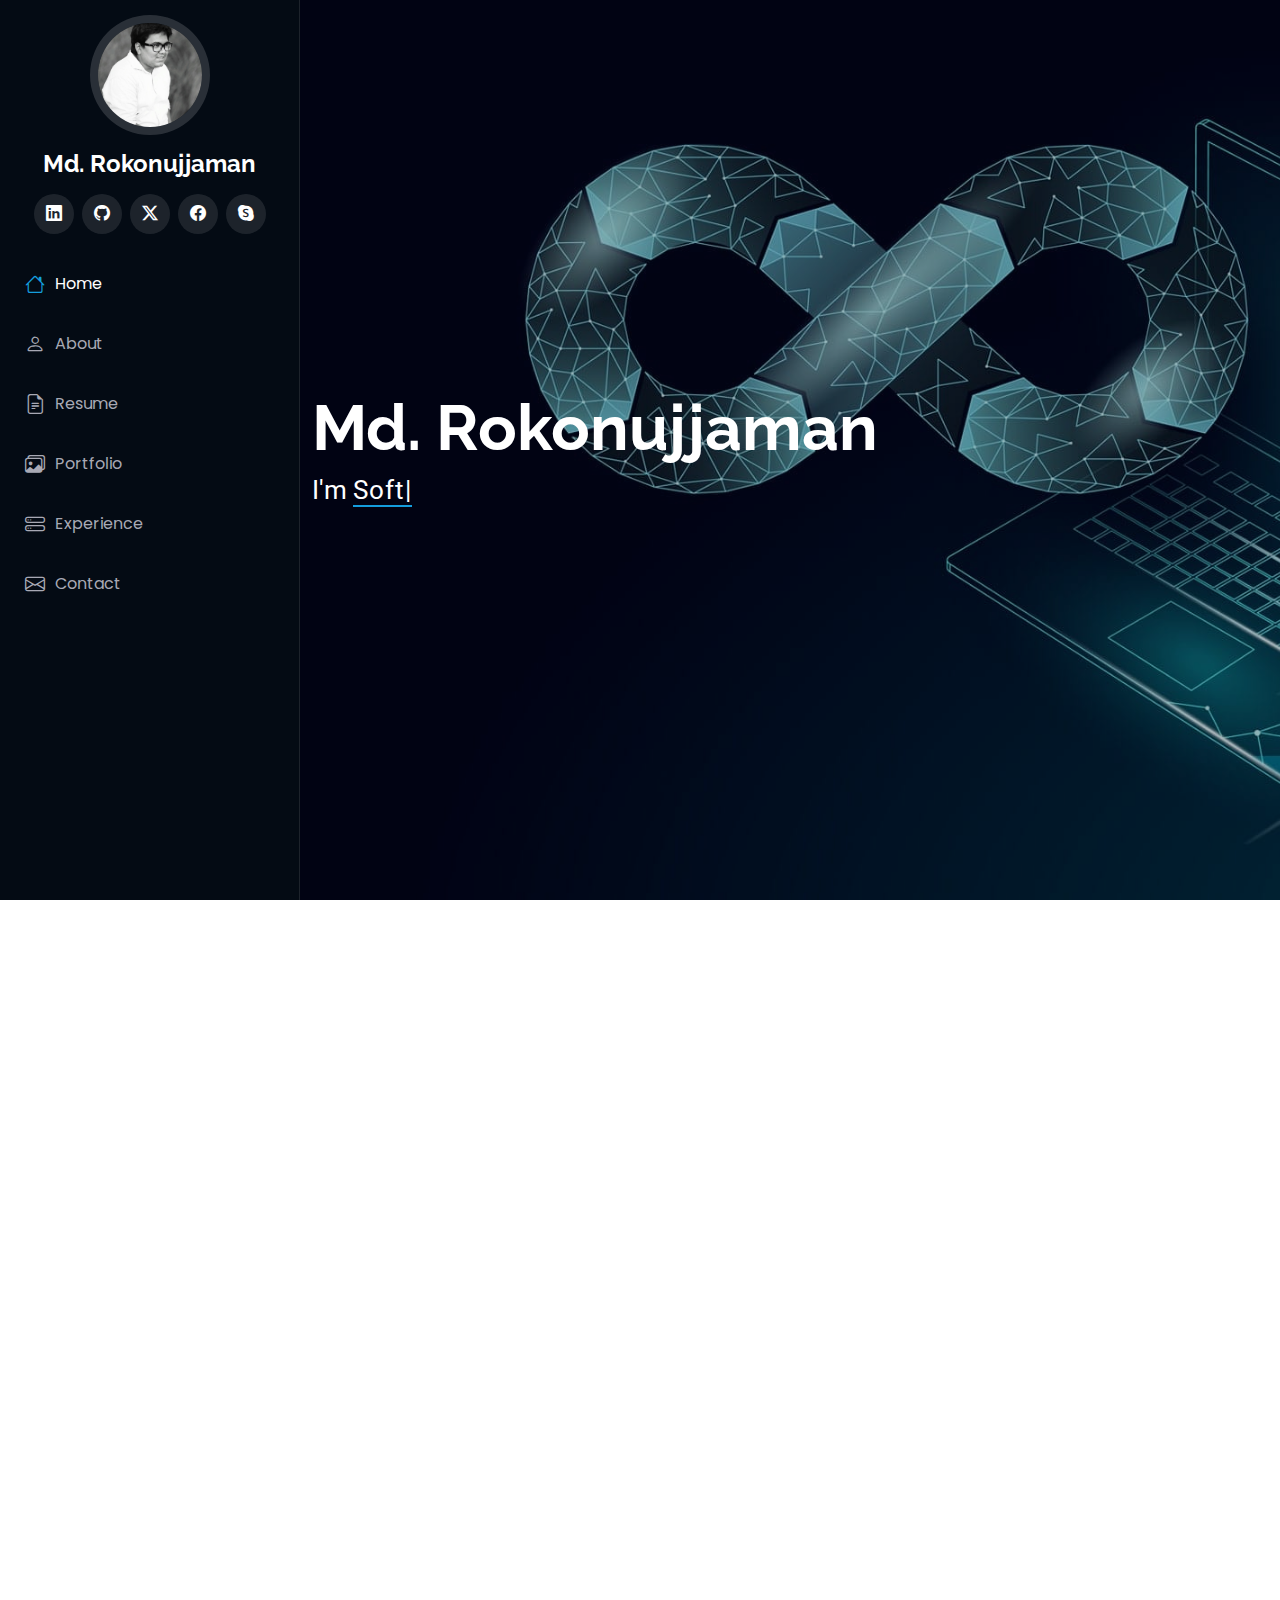
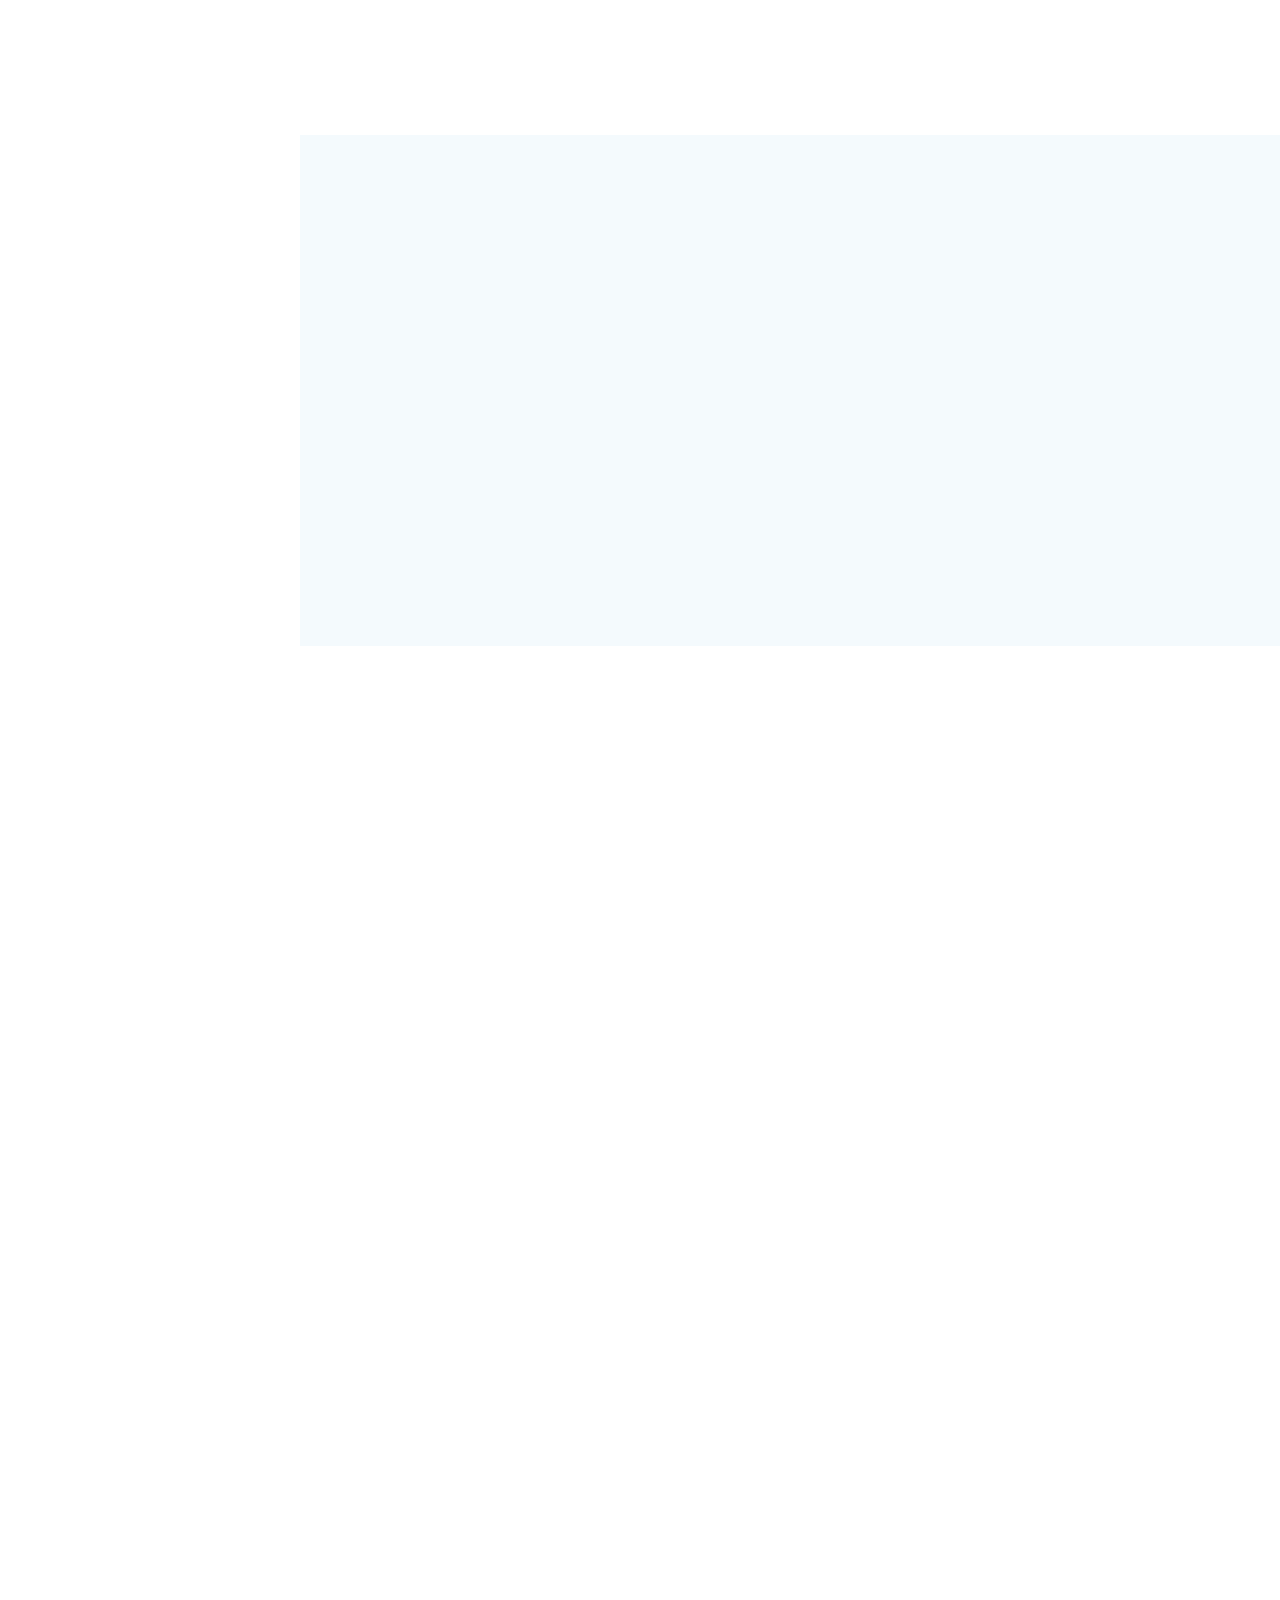
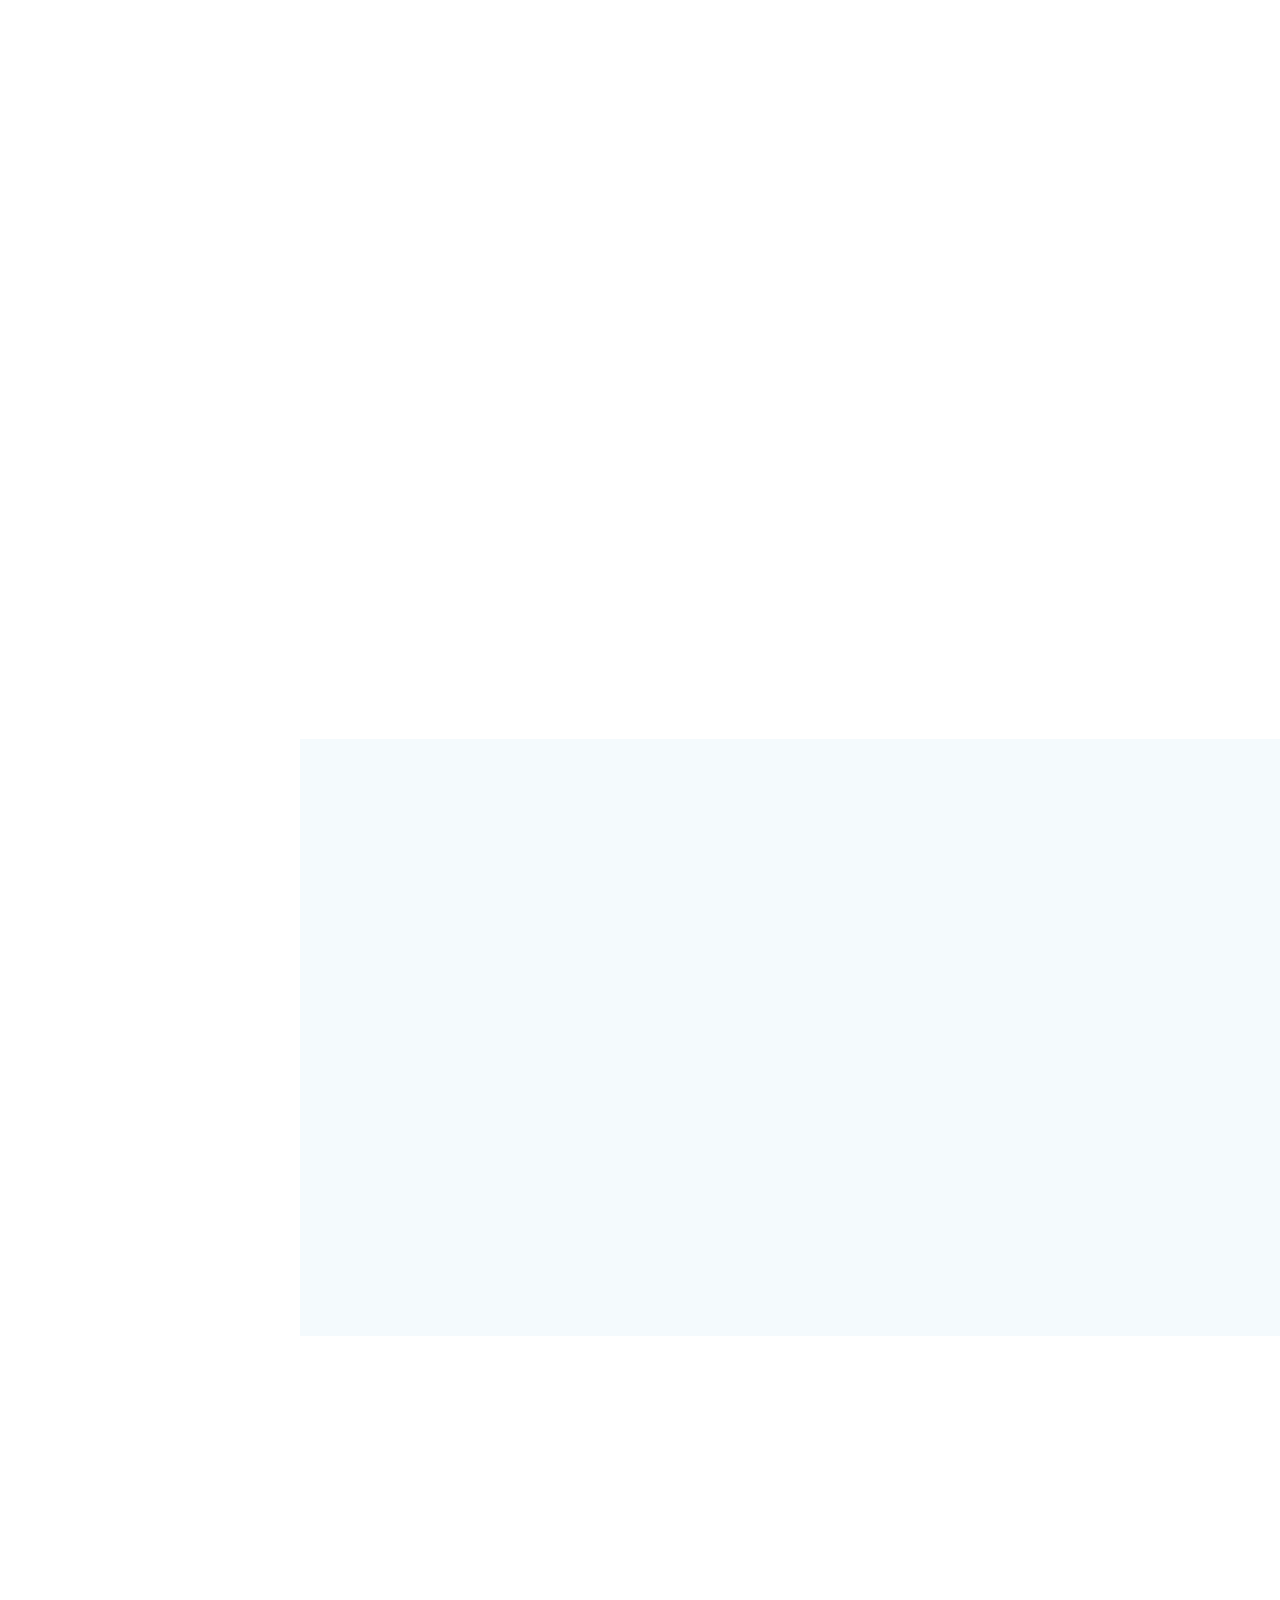
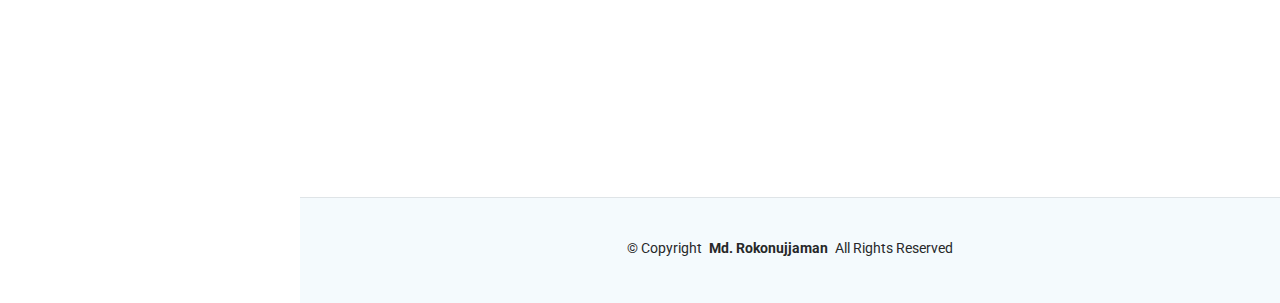
<file: index.html>
<!DOCTYPE html>
<html lang="en">

<head>
  <meta charset="utf-8">
  <meta content="width=device-width, initial-scale=1.0" name="viewport">
  <title>Md. Rokonujjaman</title>
  <meta content="" name="description">
  <meta content="" name="keywords">

  <!-- Favicons -->
  <link href="assets/img/favicon.ico" rel="icon">
  <link href="assets/img/rrapple-touch-icon.png" rel="apple-touch-icon">

  <!-- Fonts -->
  <link href="https://fonts.googleapis.com" rel="preconnect">
  <link href="https://fonts.gstatic.com" rel="preconnect" crossorigin>
  <link href="https://fonts.googleapis.com/css2?family=Roboto:ital,wght@0,100;0,300;0,400;0,500;0,700;0,900;1,100;1,300;1,400;1,500;1,700;1,900&family=Poppins:ital,wght@0,100;0,200;0,300;0,400;0,500;0,600;0,700;0,800;0,900;1,100;1,200;1,300;1,400;1,500;1,600;1,700;1,800;1,900&family=Raleway:ital,wght@0,100;0,200;0,300;0,400;0,500;0,600;0,700;0,800;0,900;1,100;1,200;1,300;1,400;1,500;1,600;1,700;1,800;1,900&display=swap" rel="stylesheet">

  <!-- Vendor CSS Files -->
  <link href="assets/vendor/bootstrap/css/bootstrap.min.css" rel="stylesheet">
  <link href="assets/vendor/bootstrap-icons/bootstrap-icons.css" rel="stylesheet">
  <link href="assets/vendor/aos/aos.css" rel="stylesheet">
  <link href="assets/vendor/glightbox/css/glightbox.min.css" rel="stylesheet">
  <link href="assets/vendor/swiper/swiper-bundle.min.css" rel="stylesheet">

  <!-- Main CSS File -->
  <link href="assets/css/main.css" rel="stylesheet">

  <!-- =======================================================
  * Template Name: iPortfolio
  * Template URL: https://bootstrapmade.com/iportfolio-bootstrap-portfolio-websites-template/
  * Updated: Jun 29 2024 with Bootstrap v5.3.3
  * Author: BootstrapMade.com
  * License: https://bootstrapmade.com/license/
  ======================================================== -->
</head>

<body class="index-page">

  <header id="header" class="header dark-background d-flex flex-column">
    <i class="header-toggle d-xl-none bi bi-list"></i>

    <div class="profile-img">
      <img src="assets/img/Rahat2.jpg" alt="" class="img-fluid rounded-circle">
    </div>

    <a href="index.html" class="logo d-flex align-items-center justify-content-center">
      <!-- Uncomment the line below if you also wish to use an image logo -->
      <!-- <img src="assets/img/logo.png" alt=""> -->
      <h1 class="sitename">Md. Rokonujjaman</h1>
    </a>

    <div class="social-links text-center">
      <a href="https://www.linkedin.com/in/mdrokonujjaman/" class="linkedin"><i class="bi bi-linkedin"></i></a>
      <a href="https://github.com/rahat62" class="github"><i class="bi bi-github"></i></a>
      <a href="https://x.com/rokonujjaman1" class="twitter"><i class="bi bi-twitter-x"></i></a>
      <a href="https://www.facebook.com/rokonujjaman.rahat1" class="facebook"><i class="bi bi-facebook"></i></a>
      <a href="rokonujjaman.rahat" class="google-plus"><i class="bi bi-skype"></i></a>
      
      
    </div>

    <nav id="navmenu" class="navmenu">
      <ul>
        <li><a href="#hero" class="active"><i class="bi bi-house navicon"></i>Home</a></li>
        <li><a href="#about"><i class="bi bi-person navicon"></i> About</a></li>
        <li><a href="#resume"><i class="bi bi-file-earmark-text navicon"></i> Resume</a></li>
        <li><a href="#portfolio"><i class="bi bi-images navicon"></i> Portfolio</a></li>

        <li><a href="#services"><i class="bi bi-hdd-stack navicon"></i> Experience</a></li>
       
        <li><a href="#contact"><i class="bi bi-envelope navicon"></i> Contact</a></li>
      </ul>
    </nav>

  </header>

  <main class="main">

    <!-- Hero Section -->
    <section id="hero" class="hero section dark-background">

      <img src="assets/img/background.jpg" alt="" data-aos="fade-in" class="">

      <div class="container" data-aos="fade-up" data-aos-delay="100">
        <h2>Md. Rokonujjaman</h2>
        <p>I'm <span class="typed" data-typed-items="Software Quality Assurance Engineer, Software Automation Engineer, API Tester, Load Tester">Tester</span><span class="typed-cursor typed-cursor--blink" aria-hidden="true"></span><span class="typed-cursor typed-cursor--blink" aria-hidden="true"></span></p>
      </div>

    </section><!-- /Hero Section -->

    <!-- About Section -->
    <section id="about" class="about section">

      <!-- Section Title -->
      <div class="container section-title" data-aos="fade-up">
        <h2>About</h2>
        <p>I am Md. Rokonujjaman, an enthusiastic Assistant SQA Engineer with over 2 years of hands-on experience in software quality assurance. I specialize in manual and automated testing, ensuring robust, efficient, and secure software systems. With a strong foundation in functional, security, and performance testing, I’ve contributed to the development and optimization of diverse projects, including payment systems, exam platforms, and live interactive classes.

          My skill set extends to API testing using Postman, security testing with Burp Suite, and performance testing using JMeter. I’m proficient in web automation with Selenium and have experience working in C#, Java, and C/C++. Additionally, I leverage tools like Git for version control and SpecFlow for BDD frameworks to streamline test processes.
          
          Beyond my technical expertise, I take pride in my ability to identify vulnerabilities and optimize processes for better performance and user experience. My educational background in Computer Science from the State University of Bangladesh has equipped me with a solid theoretical and practical understanding of software development and quality assurance.
          
          I am passionate about continuous learning and have participated in four Inter-University Programming Contests (IUPC) and solved over 300 problems on various online judges. When I’m not diving into code or running tests, I enjoy problem-solving, exploring new technologies, and sharing knowledge through my GitHub and professional networks.
          
          I look forward to contributing my skills and growing further in the dynamic field of software quality assurance.</p>
      </div><!-- End Section Title -->

      <div class="container" data-aos="fade-up" data-aos-delay="100">

        <div class="row gy-4 justify-content-center">
          <div class="col-lg-4">
            <img src="assets/img/Rahat1.jpg" class="img-fluid" alt="">
          </div>
          <div class="col-lg-8 content">
            <h2>Software QA Engineer &amp; Automation Engineer</h2>
            <p class="fst-italic py-3">
              A dedicated SQA Engineer with over 2 years of
              experience, focused on enhancing software
              quality through meticulous testing and efficient
              process optimization.
                          </p>
            <div class="row">
              <div class="col-lg-6">
                <ul>
                  <li><i class="bi bi-chevron-right"></i> <strong>Birthday:</strong> <span>27 July 1996</span></li>
                 
                  <li><i class="bi bi-chevron-right"></i> <strong>Phone:</strong> <span>+8807167552562</span></li>
                  <li><i class="bi bi-chevron-right"></i> <strong>City:</strong> <span>Mohammadpur, Dhaka (1212)</span></li>
                </ul>
              </div>
              <div class="col-lg-6">
                <ul>
                  <li><i class="bi bi-chevron-right"></i> <strong>Age:</strong> <span>28</span></li>
                  <li><i class="bi bi-chevron-right"></i> <strong>Degree:</strong> <span>B.Sc in C.S.E</span></li>
                  <li><i class="bi bi-chevron-right"></i> <strong>Email:</strong> <span>rokonujjamanrahat.sub@gmail.com</span></li>
                
                </ul>
              </div>
            </div>
            
          </div>
        </div>

      </div>

    </section><!-- /About Section -->

    

    <!-- Skills Section -->
    <section id="skills" class="skills section light-background">

      <!-- Section Title -->
      <div class="container section-title" data-aos="fade-up">
        <h2>Skills</h2>
        <p>Proficient in Manual Testing, API Testing (Postman), Web Automation (Selenium with C# & SpecFlow), and Security Testing (Burp Suite). Experienced in Performance Testing (JMeter), version control with Git, and programming in C/C++ and Java. Strong in bug tracking, cross-browser testing, and ensuring software quality through rigorous testing methodologies.</p>
      </div><!-- End Section Title -->

      <div class="container" data-aos="fade-up" data-aos-delay="100">

        <div class="row skills-content skills-animation">

          <div class="col-lg-6">

            <div class="progress">
              <span class="skill"><span>Manual Testing</span> <i class="val">100%</i></span>
              <div class="progress-bar-wrap">
                <div class="progress-bar" role="progressbar" aria-valuenow="100" aria-valuemin="0" aria-valuemax="100"></div>
              </div>
            </div><!-- End Skills Item -->

            <div class="progress">
              <span class="skill"><span>API Testing (Postman)</span> <i class="val">90%</i></span>
              <div class="progress-bar-wrap">
                <div class="progress-bar" role="progressbar" aria-valuenow="90" aria-valuemin="0" aria-valuemax="100"></div>
              </div>
            </div><!-- End Skills Item -->

            <div class="progress">
              <span class="skill"><span>Security Testing (Burp Suite)</span> <i class="val">75%</i></span>
              <div class="progress-bar-wrap">
                <div class="progress-bar" role="progressbar" aria-valuenow="75" aria-valuemin="0" aria-valuemax="100"></div>
              </div>
            </div><!-- End Skills Item -->

          </div>

          <div class="col-lg-6">

            <div class="progress">
              <span class="skill"><span>Web Automation Testing (Selenium)</span> <i class="val">80%</i></span>
              <div class="progress-bar-wrap">
                <div class="progress-bar" role="progressbar" aria-valuenow="80" aria-valuemin="0" aria-valuemax="100"></div>
              </div>
            </div><!-- End Skills Item -->

            <div class="progress">
              <span class="skill"><span>Performance Testing (JMeter)</span> <i class="val">90%</i></span>
              <div class="progress-bar-wrap">
                <div class="progress-bar" role="progressbar" aria-valuenow="90" aria-valuemin="0" aria-valuemax="100"></div>
              </div>
            </div><!-- End Skills Item -->

            <div class="progress">
              <span class="skill"><span>Bug Tracking & Reporting</span> <i class="val">100%</i></span>
              <div class="progress-bar-wrap">
                <div class="progress-bar" role="progressbar" aria-valuenow="100" aria-valuemin="0" aria-valuemax="100"></div>
              </div>
            </div><!-- End Skills Item -->

          </div>

        </div>

      </div>

    </section><!-- /Skills Section -->

    <!-- Resume Section -->
    <section id="resume" class="resume section">

      <!-- Section Title -->
      <div class="container section-title" data-aos="fade-up">
        <h2>Resume</h2>
        <p>A dedicated SQA Engineer with over 2 years of
          experience, focused on enhancing software
          quality through meticulous testing and efficient
          process optimization.
          </p>
      </div><!-- End Section Title -->

      <div class="container">

        <div class="row">

          <div class="col-lg-6" data-aos="fade-up" data-aos-delay="200">
            <h3 class="resume-title">Professional Experience</h3>
            <div class="resume-item">
              <h4>Assistant QA Engineer</h4>
              <h4>Onnorokom Software Limited</h4>
              <h5>2022 - Present</h5>
              <p><em>Karwan Bazar, Dhaka </em></p>
              <h4>Project</h4>
              <h5>Payment System</h5>
              <ul>
                <li>Develop a comprehensive test plan that outlines the testing scope, resources, timelines, and methodologies. </li>
                <li>Non-functional testing (e.g., performance, security).</li>
                <li>Conduct security assessments to identify vulnerabilities, such as SQL injection, cross-site scripting, and data breaches</li>
                <li>Assist in facilitating UAT to ensure that the system meets business needs and user expectations.</li>
              </ul>
            </div><!-- Edn Resume Item -->

            <div class="resume-item">
              <ul>
                <h5>Q&A System</h5>
                <li>Developed and implemented software test plans and strategies.</li>
                <li>Functional Testing : Validating question submission, answer retrieval, search functionality, and user interactions.</li>
                <li>Executed manual tests on web, mobile and desktop applications. </li>
                <li>Address multidevice and browser compatibility.</li>
                <li>Ensure the smooth payment process for teacher question answers.</li>
              </ul>
            </div><!-- Edn Resume Item -->
            <div class="resume-item">
              <ul>
                <h5>Exam System</h5>
                <li>Perform functional testing for various exam types (MCQ, Written, Online Written, Templated Written). </li>
                <li>Perform functional test of our own PC software which used to process the whole process of exam. </li>
                <li>Oversee the payment process for script evaluation by teachers. </li>
              </ul>
            </div><!-- Edn Resume Item -->
            <div class="resume-item">
              <ul>
                <h5>Live Interactive Class</h5>
                <li>Testing real-time interaction and communication between  teacher and student </li>
                <li>Conduct functional testing for live interactive features. </li>
                <li>Reported and tracked software defects, participated in bug triage meetings, and worked with developers to resolve issues. </li>
                <li>Evaluate the design for usability. </li>
              </ul>
            </div><!-- Edn Resume Item -->

          </div>

          <div class="col-lg-6" data-aos="fade-up" data-aos-delay="100">
           

            <h3 class="resume-title">Education</h3>
            <div class="resume-item">
              <h4>Bachelor in Computer Science &amp; Engineering</h4>
              <h5>2015 - 2016</h5>
              <p><em>State University of Bangladesh</em></p>
              <p>CGPA- 3.62/4.00</p>
            </div><!-- Edn Resume Item -->

            <div class="resume-item">
              <h4>Higher Secondary Certificate</h4>
              <p><em>Collectorate Public School and College, Nilphamari</em></p>
            
            </div><!-- Edn Resume Item -->

            <div class="resume-item">
              <h4>Secondary School Certificate</h4>
              <p><em>Collectorate Public School and College, Nilphamari</em></p>
             
            </div><!-- Edn Resume Item -->

          </div>



        </div>

      </div>

    </section><!-- /Resume Section -->

    <!-- Portfolio Section -->
    <section id="portfolio" class="portfolio section light-background">

      <!-- Section Title -->
      <div class="container section-title" data-aos="fade-up">
        <h2>Portfolio</h2>
        <p>I’m Md. Rokonujjaman, an Assistant SQA Engineer with over 2 years of experience in ensuring software quality through rigorous manual and automated testing. I specialize in functional, performance, and security testing, with a focus on delivering reliable, efficient, and secure software solutions.

          In my role at OnnoRokom Software Limited, I’ve contributed to a range of projects, including payment systems, exam platforms, and live interactive classes. My expertise extends to Web Automation (Selenium with C# & SpecFlow), API Testing (Postman), and Security Testing (Burp Suite). I also bring strong skills in performance testing using JMeter and programming knowledge in C/C++ and Java.
          
          This portfolio showcases my test cases, bug reports, automation scripts, and security assessments. You’ll also find blog posts where I share insights on software testing techniques, automation best practices, and security vulnerabilities.</p>
      </div><!-- End Section Title -->

      <div class="container">

        <div class="isotope-layout" data-default-filter="*" data-layout="masonry" data-sort="original-order">



          <div class="row gy-4 isotope-container" data-aos="fade-up" data-aos-delay="200">

            <div class="col-lg-4 col-md-6 portfolio-item isotope-item filter-app">
              <div class="portfolio-content h-100">
                <img src="assets/img/App.jpeg" class="img-fluid" alt="">
                <div class="portfolio-info">
                  <h4>Udvash Unmesh ERP</h4>
                  <p>Biggest educational ERP in Bangladesh</p>
                  <a href="assets/img/App.jpeg" title="Udvash Unmesh App" data-gallery="portfolio-gallery-app" class="glightbox preview-link"><i class="bi bi-zoom-in"></i></a>
                  <a href="portfolio-details.html" title="More Details" class="details-link"><i class="bi bi-link-45deg"></i></a>
                </div>
              </div>
            </div><!-- End Portfolio Item -->

            

      </div>

      

    </section><!-- /Portfolio Section -->

    <!-- Services Section -->
    <section id="services" class="services section">

      <!-- Section Title -->
      <div class="container section-title" data-aos="fade-up">
        <h2>Expericence</h2>
        <p> I have worked on various software testing projects, including Payment Systems, Q&A Systems, Exam Systems, and Live Interactive Classes. My expertise spans functional, security, API, and automation testing, ensuring system reliability and security. I have also contributed to Education ERP, OMR Evaluation, and a Book Sharing Platform. With proficiency in Selenium, Postman, Burp Suite, and JMeter, you specialize in manual and automated testing, security assessments, and performance optimization. Additionally, I have a strong programming background in C, C++, and Java, with hands-on experience in Git for version control.</p>
      </div><!-- End Section Title -->

      <div class="container">

        <div class="row gy-4">

          <div class="col-lg-4 col-md-6 service-item d-flex" data-aos="fade-up" data-aos-delay="100">
            <div class="icon flex-shrink-0"><i class="bi bi-bug"></i></div>
            <div>
              <h4 class="title"><a href="service-details.html" class="stretched-link">Manual Testing</a></h4>
              <p class="description">I have hands-on experience in manual testing, performing functional, usability, and compatibility testing across web, mobile, and desktop applications. I have tested Payment Systems, Q&A Platforms, Exam Systems, and Live Classes, ensuring smooth functionality and user experience. Additionally, I have conducted security testing and assisted in UAT to validate business and user requirements.</p>
            </div>
          </div>
          <!-- End Service Item -->

          <div class="col-lg-4 col-md-6 service-item d-flex" data-aos="fade-up" data-aos-delay="200">
            <div class="icon flex-shrink-0"><i class="bi bi-code-square"></i></div>
            <div>
              <h4 class="title"><a href="service-details.html" class="stretched-link">Automation Testing</a></h4>
              <p class="description">I have experience in automation testing using Selenium with C# and SpecFlow, automating critical workflows in Payment Systems, Q&A Platforms, and Exam Systems. I follow a Page Object Model (POM) for scalable test scripts and integrate Git for version control. My automation ensures cross-browser reliability and runs in CI/CD pipelines for continuous testing.</p>
            </div>
          </div><!-- End Service Item -->

          <div class="col-lg-4 col-md-6 service-item d-flex" data-aos="fade-up" data-aos-delay="300">
            <div class="icon flex-shrink-0"><i class="bi bi-key"></i></div>
            <div>
              <h4 class="title"><a href="service-details.html" class="stretched-link">Security Testing</a></h4>
              <p class="description">I have experience in security testing, focusing on identifying vulnerabilities like SQL injection, XSS, and brute force attacks using Burp Suite. I have conducted penetration testing on applications to detect security flaws and ensure data protection. My work includes securing Payment Systems, Q&A Platforms, and Exam Systems, preventing potential breaches and unauthorized access.</p>
            </div>
          </div><!-- End Service Item -->

          <div class="col-lg-4 col-md-6 service-item d-flex" data-aos="fade-up" data-aos-delay="400">
            <div class="icon flex-shrink-0"><i class="bi bi-rocket-takeoff"></i></div>
            <div>
              <h4 class="title"><a href="service-details.html" class="stretched-link">Performance Testing</a></h4>
              <p class="description">I have experience in performance testing using JMeter, where I analyze application responsiveness, stability, and scalability under load. I have conducted load, stress, and endurance testing on critical systems like Payment Platforms and Exam Systems to identify bottlenecks and optimize performance. My focus is on ensuring smooth user experiences by simulating real-world traffic and measuring system behavior under different conditions.</p>
            </div>
          </div><!-- End Service Item -->

          <div class="col-lg-4 col-md-6 service-item d-flex" data-aos="fade-up" data-aos-delay="500">
            <div class="icon flex-shrink-0"><i class="bi bi-gear"></i></div>
            <div>
              <h4 class="title"><a href="service-details.html" class="stretched-link">API Testing</a></h4>
              <p class="description">I perform API testing using tools like Postman to validate endpoints, verify data integrity, and ensure functionality and security. In projects like the Q&A and Exam Systems, I ensure APIs are reliable, secure, and perform well under various conditions.</p>
            </div>
          </div><!-- End Service Item -->

          <div class="col-lg-4 col-md-6 service-item d-flex" data-aos="fade-up" data-aos-delay="600">
            <div class="icon flex-shrink-0"><i class="bi bi-calendar4-week"></i></div>
            <div>
              <h4 class="title"><a href="service-details.html" class="stretched-link">Bug Report</a></h4>
              <p class="description">I document detailed bug reports, including steps to reproduce, expected vs. actual results, and relevant screenshots or logs. I focus on identifying and categorizing defects across various systems, ensuring clear communication of issues to development teams for swift resolution. In projects like the Q&A and Exam Systems, I track defects, prioritize them, and work closely with developers to ensure timely fixes, improving overall product quality.</p>
            </div>
          </div><!-- End Service Item -->

        </div>

      </div>

    </section>
    

    <!-- Contact Section -->
    <section id="contact" class="contact section">

      <!-- Section Title -->
      <div class="container section-title" data-aos="fade-up">
        <h2>Contact</h2>
        <p>Feel free to reach out for any inquiries, collaborations, or project discussions. I'm always open to connecting and sharing ideas. You can contact me through the following:</p>
      </div><!-- End Section Title -->

      <div class="container" data-aos="fade-up" data-aos-delay="100">

        <div class="row gy-4">

          <div class="col-lg-5">

            <div class="info-wrap">
              <div class="info-item d-flex" data-aos="fade-up" data-aos-delay="200">
                <i class="bi bi-geo-alt flex-shrink-0"></i>
                <div>
                  <h3>Address</h3>
                  <p>Mohammadpur 1212, Dhaka, Bangladesh</p>
                </div>
              </div><!-- End Info Item -->

              <div class="info-item d-flex" data-aos="fade-up" data-aos-delay="300">
                <i class="bi bi-telephone flex-shrink-0"></i>
                <div>
                  <h3>Call Me</h3>
                  <p>+880 1767552562</p>
                </div>
              </div><!-- End Info Item -->

              <div class="info-item d-flex" data-aos="fade-up" data-aos-delay="400">
                <i class="bi bi-envelope flex-shrink-0"></i>
                <div>
                  <h3>Email Us</h3>
                  <p>rokonujjamanrahat.sub@gmail.com</p>
                </div>
              </div><!-- End Info Item -->

              <iframe src="https://www.google.com/maps/embed?pb=!1m18!1m12!1m3!1d3650.4233470365565!2d90.3293339!3d23.7451414!2m3!1f0!2f0!3f0!3m2!1i1024!2i768!4f13.1!3m3!1m2!1s0x3755bf6de1df75f5%3A0x905ed0f247567968!2sBosila%20Bus%20Stand!5e0!3m2!1sen!2sus!4v1676961268712" frameborder="0" style="border:0; width: 100%; height: 270px;" allowfullscreen="" loading="lazy" referrerpolicy="no-referrer-when-downgrade"></iframe>

            </div>
          </div>

          <div class="col-lg-7">
            <form action="forms/contact.php" method="post" class="php-email-form" data-aos="fade-up" data-aos-delay="200">
              <div class="row gy-4">

                <div class="col-md-6">
                  <label for="name-field" class="pb-2">Your Name</label>
                  <input type="text" name="name" id="name-field" class="form-control" required="">
                </div>

                <div class="col-md-6">
                  <label for="email-field" class="pb-2">Your Email</label>
                  <input type="email" class="form-control" name="email" id="email-field" required="">
                </div>

                <div class="col-md-12">
                  <label for="subject-field" class="pb-2">Subject</label>
                  <input type="text" class="form-control" name="subject" id="subject-field" required="">
                </div>

                <div class="col-md-12">
                  <label for="message-field" class="pb-2">Message</label>
                  <textarea class="form-control" name="message" rows="10" id="message-field" required=""></textarea>
                </div>

                <div class="col-md-12 text-center">
                  <div class="loading">Loading</div>
                  <div class="error-message"></div>
                  <div class="sent-message">Your message has been sent. Thank you!</div>

                  <button type="submit">Send Message</button>
                </div>

              </div>
            </form>
          </div><!-- End Contact Form -->

        </div>

      </div>

    </section><!-- /Contact Section -->

  </main>

  <footer id="footer" class="footer position-relative light-background">

    <div class="container">
      <div class="copyright text-center ">
        <p>© <span>Copyright</span> <strong class="px-1 sitename">Md. Rokonujjaman</strong> <span>All Rights Reserved</span></p>
      </div>
      <div class="credits">
        <!-- All the links in the footer should remain intact. -->
        <!-- You can delete the links only if you've purchased the pro version. -->
        <!-- Licensing information: https://bootstrapmade.com/license/ -->
        <!-- Purchase the pro version with working PHP/AJAX contact form: [buy-url] -->
       
      </div>
    </div>

  </footer>

  <!-- Scroll Top -->
  <a href="#" id="scroll-top" class="scroll-top d-flex align-items-center justify-content-center"><i class="bi bi-arrow-up-short"></i></a>

  <!-- Preloader -->
  <div id="preloader"></div>

  <!-- Vendor JS Files -->
  <script src="assets/vendor/bootstrap/js/bootstrap.bundle.min.js"></script>
  <script src="assets/vendor/php-email-form/validate.js"></script>
  <script src="assets/vendor/aos/aos.js"></script>
  <script src="assets/vendor/typed.js/typed.umd.js"></script>
  <script src="assets/vendor/purecounter/purecounter_vanilla.js"></script>
  <script src="assets/vendor/waypoints/noframework.waypoints.js"></script>
  <script src="assets/vendor/glightbox/js/glightbox.min.js"></script>
  <script src="assets/vendor/imagesloaded/imagesloaded.pkgd.min.js"></script>
  <script src="assets/vendor/isotope-layout/isotope.pkgd.min.js"></script>
  <script src="assets/vendor/swiper/swiper-bundle.min.js"></script>

  <!-- Main JS File -->
  <script src="assets/js/main.js"></script>

</body>

</html>
</file>
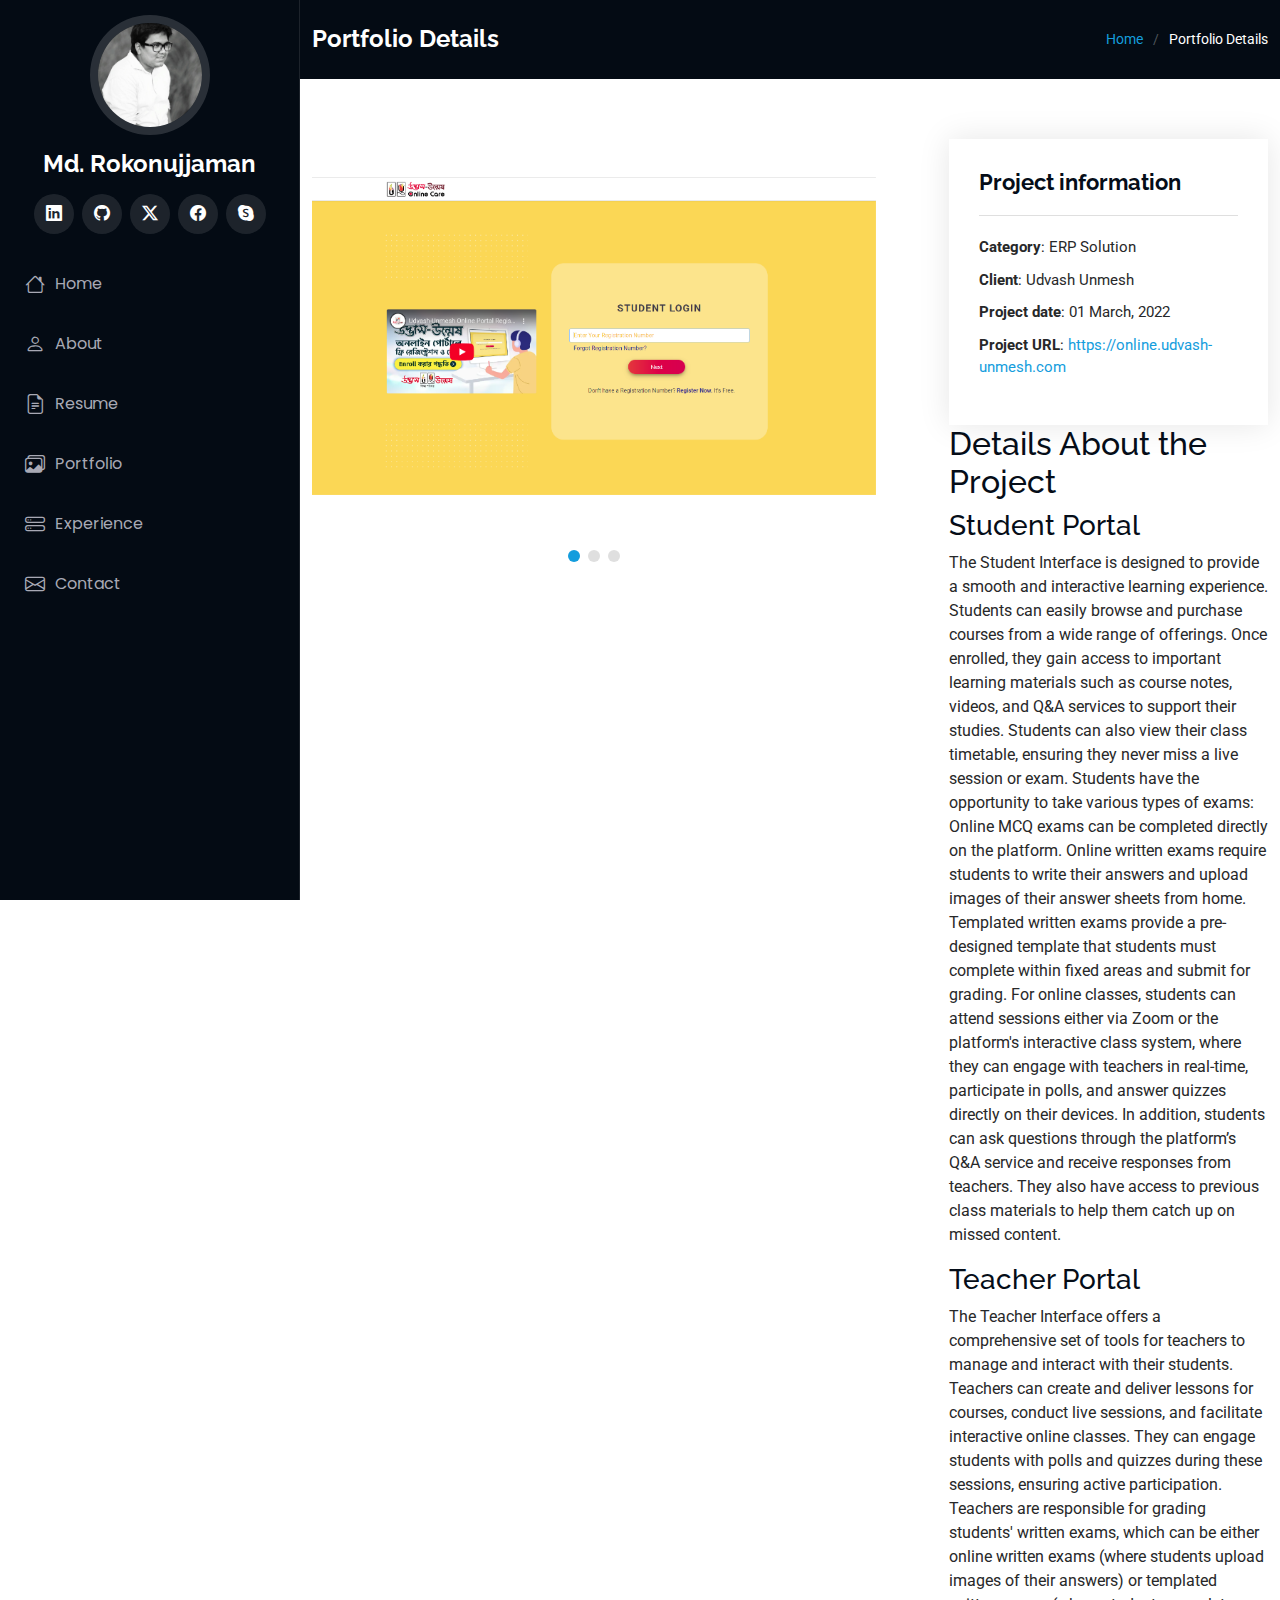
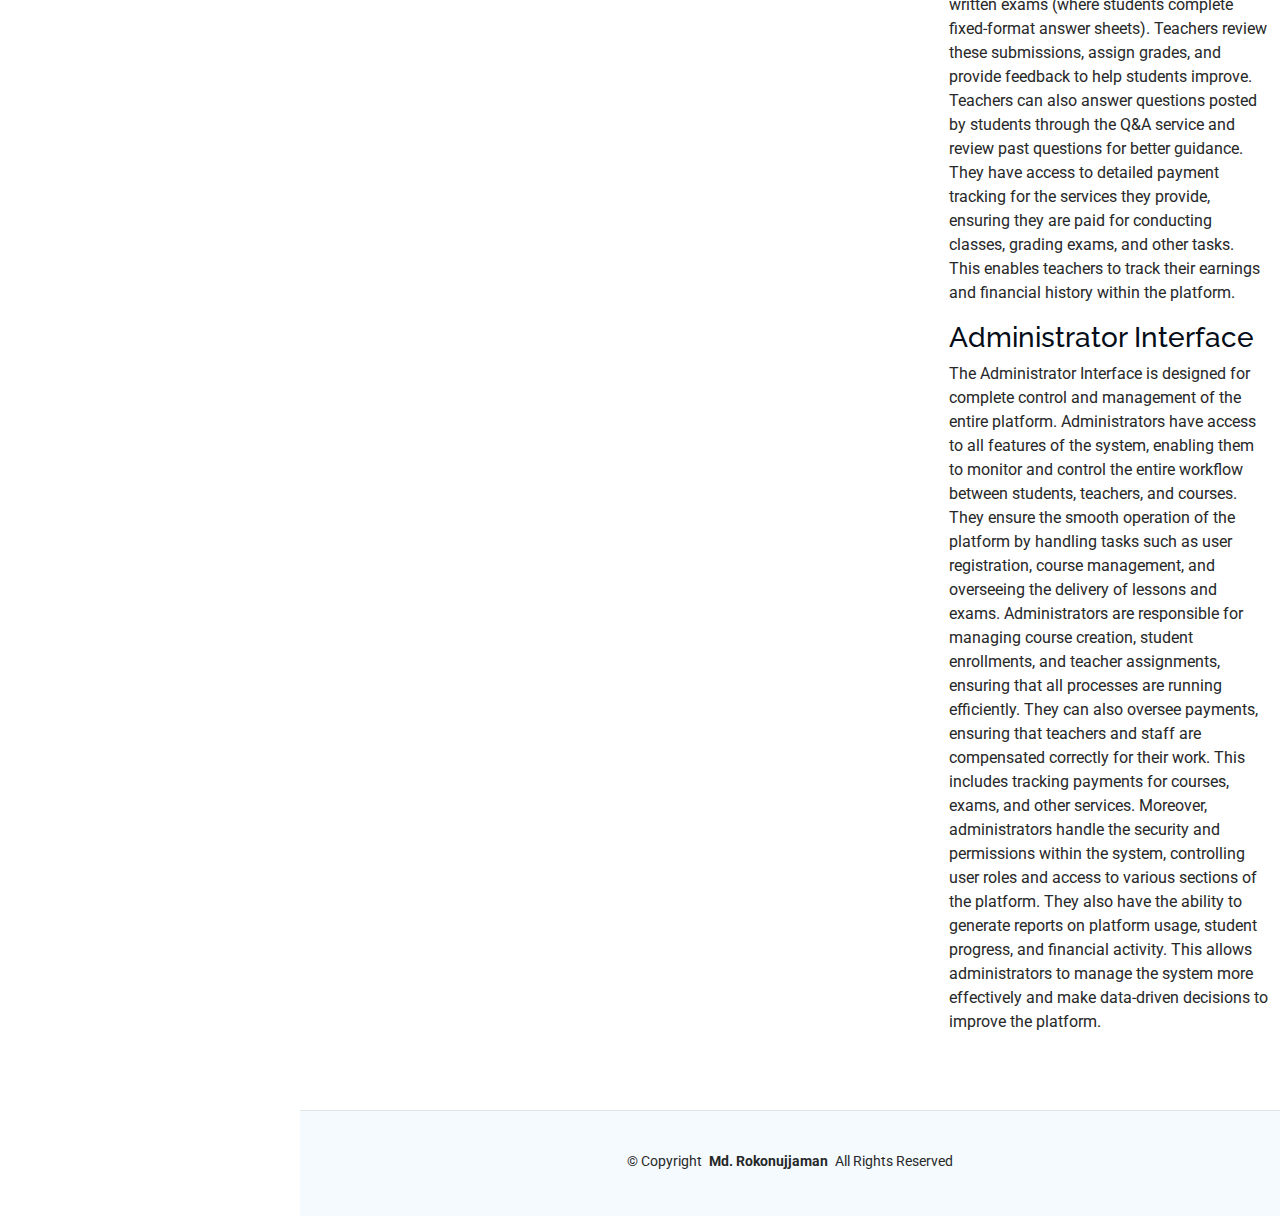
<file: portfolio-details.html>
<!DOCTYPE html>
<html lang="en">

<head>
  <meta charset="utf-8">
  <meta content="width=device-width, initial-scale=1.0" name="viewport">
  <title>Md. Rokonujjaman</title>
  <meta content="" name="description">
  <meta content="" name="keywords">

  <!-- Favicons -->
  <link href="assets/img/favicon.ico" rel="icon">
  <link href="assets/img/rrapple-touch-icon.png" rel="apple-touch-icon">

  <!-- Fonts -->
  <link href="https://fonts.googleapis.com" rel="preconnect">
  <link href="https://fonts.gstatic.com" rel="preconnect" crossorigin>
  <link href="https://fonts.googleapis.com/css2?family=Roboto:ital,wght@0,100;0,300;0,400;0,500;0,700;0,900;1,100;1,300;1,400;1,500;1,700;1,900&family=Poppins:ital,wght@0,100;0,200;0,300;0,400;0,500;0,600;0,700;0,800;0,900;1,100;1,200;1,300;1,400;1,500;1,600;1,700;1,800;1,900&family=Raleway:ital,wght@0,100;0,200;0,300;0,400;0,500;0,600;0,700;0,800;0,900;1,100;1,200;1,300;1,400;1,500;1,600;1,700;1,800;1,900&display=swap" rel="stylesheet">

  <!-- Vendor CSS Files -->
  <link href="assets/vendor/bootstrap/css/bootstrap.min.css" rel="stylesheet">
  <link href="assets/vendor/bootstrap-icons/bootstrap-icons.css" rel="stylesheet">
  <link href="assets/vendor/aos/aos.css" rel="stylesheet">
  <link href="assets/vendor/glightbox/css/glightbox.min.css" rel="stylesheet">
  <link href="assets/vendor/swiper/swiper-bundle.min.css" rel="stylesheet">

  <!-- Main CSS File -->
  <link href="assets/css/main.css" rel="stylesheet">

  <!-- =======================================================
  * Template Name: iPortfolio
  * Template URL: https://bootstrapmade.com/iportfolio-bootstrap-portfolio-websites-template/
  * Updated: Jun 29 2024 with Bootstrap v5.3.3
  * Author: BootstrapMade.com
  * License: https://bootstrapmade.com/license/
  ======================================================== -->
</head>

<body class="portfolio-details-page">

  <header id="header" class="header dark-background d-flex flex-column">
    <i class="header-toggle d-xl-none bi bi-list"></i>

    <div class="profile-img">
      <img src="assets/img/Rahat2.jpg" alt="" class="img-fluid rounded-circle">
    </div>

    <a href="index.html" class="logo d-flex align-items-center justify-content-center">
      <!-- Uncomment the line below if you also wish to use an image logo -->
      <!-- <img src="assets/img/logo.png" alt=""> -->
      <h1 class="sitename">Md. Rokonujjaman</h1>
    </a>

    <div class="social-links text-center">
      <a href="https://www.linkedin.com/in/mdrokonujjaman/" class="linkedin"><i class="bi bi-linkedin"></i></a>
      <a href="https://github.com/rahat62" class="github"><i class="bi bi-github"></i></a>
      <a href="https://x.com/rokonujjaman1" class="twitter"><i class="bi bi-twitter-x"></i></a>
      <a href="https://www.facebook.com/rokonujjaman.rahat1" class="facebook"><i class="bi bi-facebook"></i></a>
      <a href="rokonujjaman.rahat" class="google-plus"><i class="bi bi-skype"></i></a>
    </div>

    <nav id="navmenu" class="navmenu">
      <ul>
        <li><a href="index.html#hero"><i class="bi bi-house navicon"></i>Home</a></li>
        <li><a href="index.html#about"><i class="bi bi-person navicon"></i> About</a></li>
        <li><a href="index.html#resume"><i class="bi bi-file-earmark-text navicon"></i> Resume</a></li>
        <li><a href="index.html#portfolio"><i class="bi bi-images navicon"></i> Portfolio</a></li>
        <li><a href="index.html#services"><i class="bi bi-hdd-stack navicon"></i> Experience</a></li>
        
        <li><a href="#contact"><i class="bi bi-envelope navicon"></i> Contact</a></li>
      </ul>
    </nav>

  </header>

  <main class="main">

    <!-- Page Title -->
    <div class="page-title dark-background">
      <div class="container d-lg-flex justify-content-between align-items-center">
        <h1 class="mb-2 mb-lg-0">Portfolio Details</h1>
        <nav class="breadcrumbs">
          <ol>
            <li><a href="index.html">Home</a></li>
            <li class="current">Portfolio Details</li>
          </ol>
        </nav>
      </div>
    </div><!-- End Page Title -->

    <!-- Portfolio Details Section -->
    <section id="portfolio-details" class="portfolio-details section">

      <div class="container" data-aos="fade-up" data-aos-delay="100">

        <div class="row gy-4">

          <div class="col-lg-8">
            <div class="portfolio-details-slider swiper init-swiper">

              <script type="application/json" class="swiper-config">
                {
                  "loop": true,
                  "speed": 600,
                  "autoplay": {
                    "delay": 5000
                  },
                  "slidesPerView": "auto",
                  "pagination": {
                    "el": ".swiper-pagination",
                    "type": "bullets",
                    "clickable": true
                  }
                }
              </script>

              <div class="swiper-wrapper align-items-center">
                <div class="swiper-slide">
                  <img src="assets/img/portfolio/Student Portal.png" alt="">
                </div>

                <div class="swiper-slide">
                  <img src="assets/img/portfolio/Teacher Portal.png" alt="">
                </div>

                <div class="swiper-slide">
                  <img src="assets/img/portfolio/Org.png" alt="">
                </div>

              </div>
              <div class="swiper-pagination"></div>
            </div>
          </div>

          <div class="col-lg-4">
            <div class="portfolio-info" data-aos="fade-up" data-aos-delay="200">
              <h3>Project information</h3>
              <ul>
                <li><strong>Category</strong>: ERP Solution</li>
                <li><strong>Client</strong>: Udvash Unmesh</li>
                <li><strong>Project date</strong>: 01 March, 2022</li>
                <li><strong>Project URL</strong>: <a href="#">https://online.udvash-unmesh.com</a></li>
              </ul>
            </div>
              <h2>Details About the Project</h2>
              <h3>Student Portal</h3>
              <p>
                The Student Interface is designed to provide a smooth and interactive learning experience. Students can easily browse and purchase courses from a wide range of offerings. Once enrolled, they gain access to important learning materials such as course notes, videos, and Q&A services to support their studies. Students can also view their class timetable, ensuring they never miss a live session or exam.

Students have the opportunity to take various types of exams:

    Online MCQ exams can be completed directly on the platform.
    Online written exams require students to write their answers and upload images of their answer sheets from home.
    Templated written exams provide a pre-designed template that students must complete within fixed areas and submit for grading.

For online classes, students can attend sessions either via Zoom or the platform's interactive class system, where they can engage with teachers in real-time, participate in polls, and answer quizzes directly on their devices. In addition, students can ask questions through the platform’s Q&A service and receive responses from teachers. They also have access to previous class materials to help them catch up on missed content.
              </p>
              <h3>Teacher Portal</h3>
              <p>The Teacher Interface offers a comprehensive set of tools for teachers to manage and interact with their students. Teachers can create and deliver lessons for courses, conduct live sessions, and facilitate interactive online classes. They can engage students with polls and quizzes during these sessions, ensuring active participation.

Teachers are responsible for grading students' written exams, which can be either online written exams (where students upload images of their answers) or templated written exams (where students complete fixed-format answer sheets). Teachers review these submissions, assign grades, and provide feedback to help students improve.

Teachers can also answer questions posted by students through the Q&A service and review past questions for better guidance. They have access to detailed payment tracking for the services they provide, ensuring they are paid for conducting classes, grading exams, and other tasks. This enables teachers to track their earnings and financial history within the platform.</p>
<h3>Administrator Interface</h3>
<p>The Administrator Interface is designed for complete control and management of the entire platform. Administrators have access to all features of the system, enabling them to monitor and control the entire workflow between students, teachers, and courses. They ensure the smooth operation of the platform by handling tasks such as user registration, course management, and overseeing the delivery of lessons and exams.

  Administrators are responsible for managing course creation, student enrollments, and teacher assignments, ensuring that all processes are running efficiently. They can also oversee payments, ensuring that teachers and staff are compensated correctly for their work. This includes tracking payments for courses, exams, and other services.
  
  Moreover, administrators handle the security and permissions within the system, controlling user roles and access to various sections of the platform. They also have the ability to generate reports on platform usage, student progress, and financial activity. This allows administrators to manage the system more effectively and make data-driven decisions to improve the platform.</p>
            </div>
          </div>

        </div>

      </div>

    </section><!-- /Portfolio Details Section -->

  </main>

  <footer id="footer" class="footer position-relative light-background">

    <div class="container">
      <div class="copyright text-center ">
        <p>© <span>Copyright</span> <strong class="px-1 sitename">Md. Rokonujjaman</strong> <span>All Rights Reserved</span></p>
      </div>
      <div class="credits">
        <!-- All the links in the footer should remain intact. -->
        <!-- You can delete the links only if you've purchased the pro version. -->
        <!-- Licensing information: https://bootstrapmade.com/license/ -->
        <!-- Purchase the pro version with working PHP/AJAX contact form: [buy-url] -->
      
      </div>
    </div>

  </footer>

  <!-- Scroll Top -->
  <a href="#" id="scroll-top" class="scroll-top d-flex align-items-center justify-content-center"><i class="bi bi-arrow-up-short"></i></a>

  <!-- Preloader -->
  <div id="preloader"></div>

  <!-- Vendor JS Files -->
  <script src="assets/vendor/bootstrap/js/bootstrap.bundle.min.js"></script>
  <script src="assets/vendor/php-email-form/validate.js"></script>
  <script src="assets/vendor/aos/aos.js"></script>
  <script src="assets/vendor/typed.js/typed.umd.js"></script>
  <script src="assets/vendor/purecounter/purecounter_vanilla.js"></script>
  <script src="assets/vendor/waypoints/noframework.waypoints.js"></script>
  <script src="assets/vendor/glightbox/js/glightbox.min.js"></script>
  <script src="assets/vendor/imagesloaded/imagesloaded.pkgd.min.js"></script>
  <script src="assets/vendor/isotope-layout/isotope.pkgd.min.js"></script>
  <script src="assets/vendor/swiper/swiper-bundle.min.js"></script>

  <!-- Main JS File -->
  <script src="assets/js/main.js"></script>

</body>

</html>
</file>
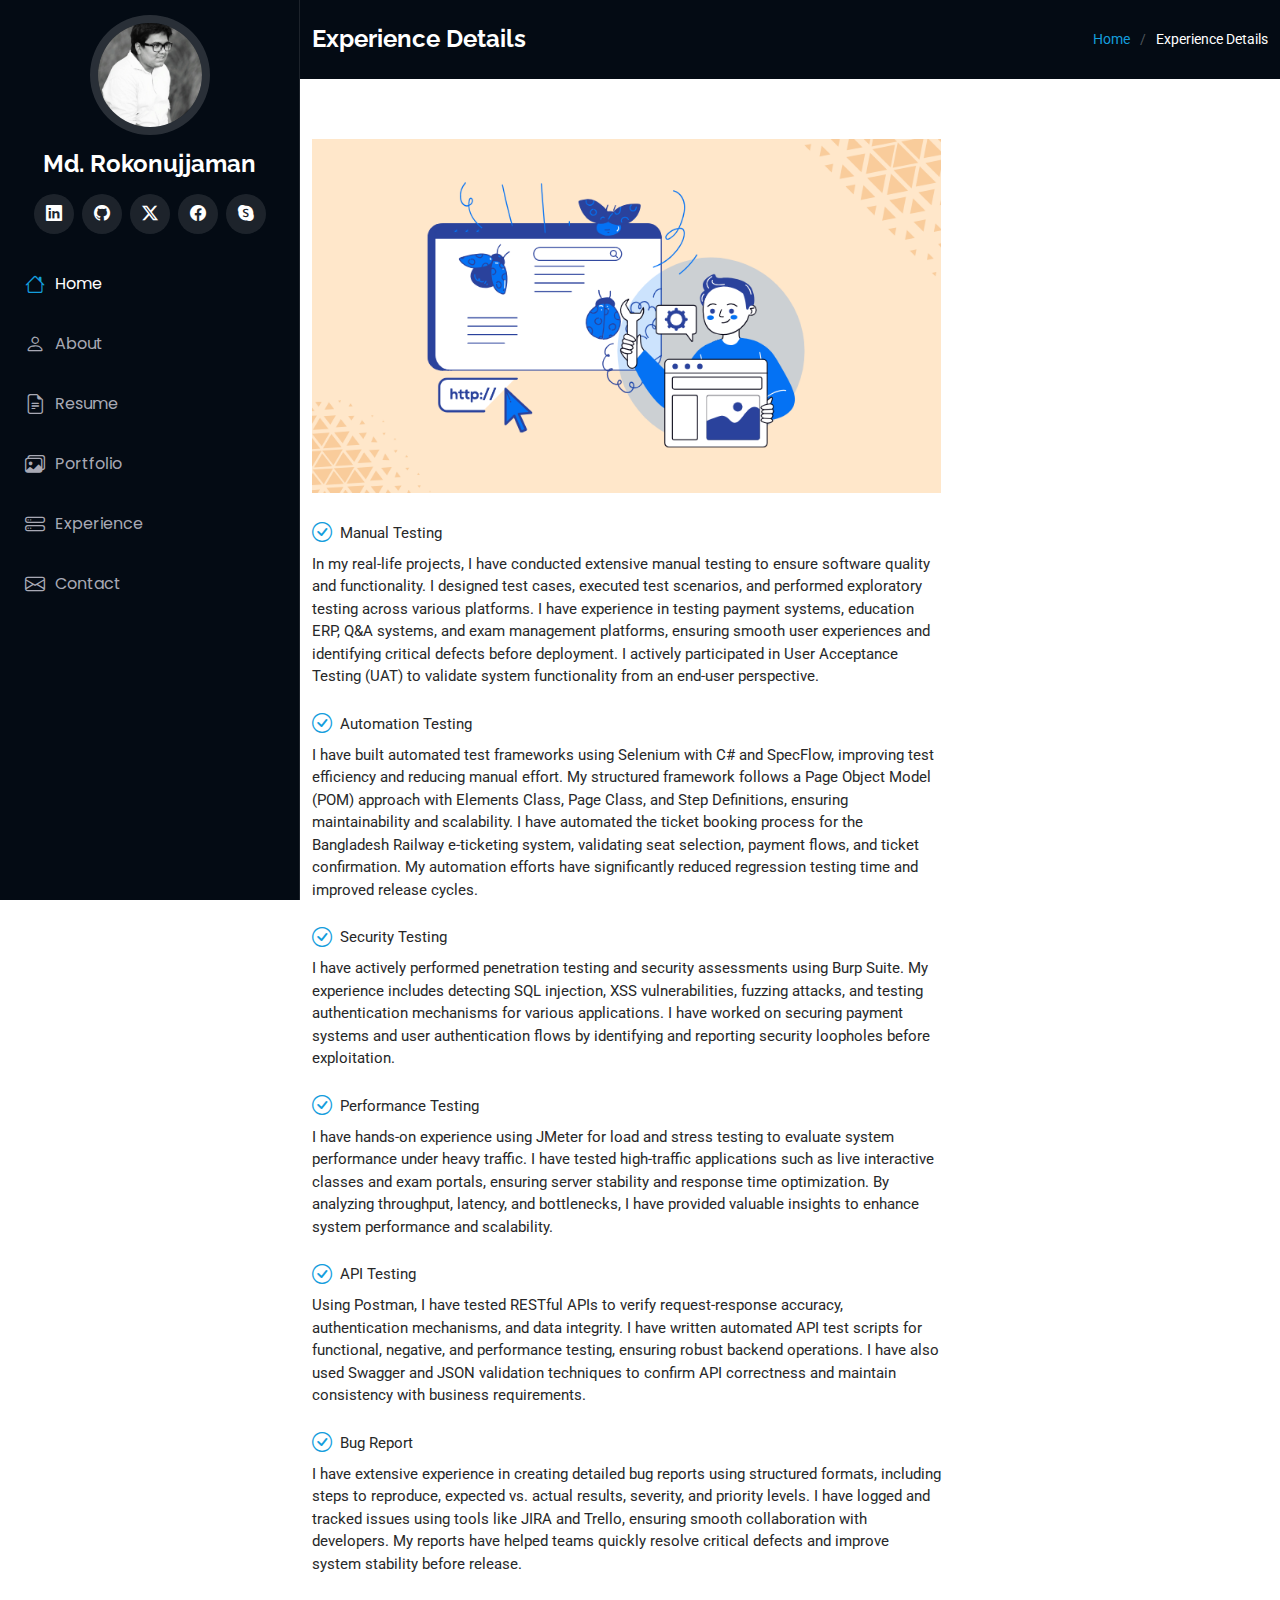
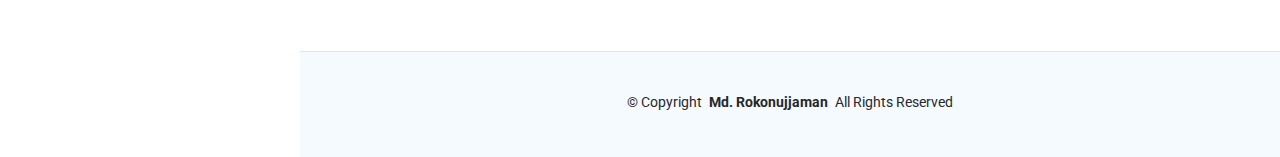
<file: service-details.html>
<!DOCTYPE html>
<html lang="en">

<head>
  <meta charset="utf-8">
  <meta content="width=device-width, initial-scale=1.0" name="viewport">
  <title>Md. Rokonujjaman</title>
  <meta content="" name="description">
  <meta content="" name="keywords">

  <!-- Favicons -->
  <link href="assets/img/favicon.ico" rel="icon">
  <link href="assets/img/apple-touch-icon.png" rel="apple-touch-icon">

  <!-- Fonts -->
  <link href="https://fonts.googleapis.com" rel="preconnect">
  <link href="https://fonts.gstatic.com" rel="preconnect" crossorigin>
  <link href="https://fonts.googleapis.com/css2?family=Roboto:ital,wght@0,100;0,300;0,400;0,500;0,700;0,900;1,100;1,300;1,400;1,500;1,700;1,900&family=Poppins:ital,wght@0,100;0,200;0,300;0,400;0,500;0,600;0,700;0,800;0,900;1,100;1,200;1,300;1,400;1,500;1,600;1,700;1,800;1,900&family=Raleway:ital,wght@0,100;0,200;0,300;0,400;0,500;0,600;0,700;0,800;0,900;1,100;1,200;1,300;1,400;1,500;1,600;1,700;1,800;1,900&display=swap" rel="stylesheet">

  <!-- Vendor CSS Files -->
  <link href="assets/vendor/bootstrap/css/bootstrap.min.css" rel="stylesheet">
  <link href="assets/vendor/bootstrap-icons/bootstrap-icons.css" rel="stylesheet">
  <link href="assets/vendor/aos/aos.css" rel="stylesheet">
  <link href="assets/vendor/glightbox/css/glightbox.min.css" rel="stylesheet">
  <link href="assets/vendor/swiper/swiper-bundle.min.css" rel="stylesheet">

  <!-- Main CSS File -->
  <link href="assets/css/main.css" rel="stylesheet">

  <!-- =======================================================
  * Template Name: iPortfolio
  * Template URL: https://bootstrapmade.com/iportfolio-bootstrap-portfolio-websites-template/
  * Updated: Jun 29 2024 with Bootstrap v5.3.3
  * Author: BootstrapMade.com
  * License: https://bootstrapmade.com/license/
  ======================================================== -->
</head>

<body class="service-details-page">

  <header id="header" class="header dark-background d-flex flex-column">
    <i class="header-toggle d-xl-none bi bi-list"></i>

    <div class="profile-img">
      <img src="assets/img/Rahat2.jpg" alt="" class="img-fluid rounded-circle">
    </div>

    <a href="index.html" class="logo d-flex align-items-center justify-content-center">
      <!-- Uncomment the line below if you also wish to use an image logo -->
      <!-- <img src="assets/img/logo.png" alt=""> -->
      <h1 class="sitename">Md. Rokonujjaman</h1>
    </a>

    <div class="social-links text-center">
      <a href="https://www.linkedin.com/in/mdrokonujjaman/" class="linkedin"><i class="bi bi-linkedin"></i></a>
      <a href="https://github.com/rahat62" class="github"><i class="bi bi-github"></i></a>
      <a href="https://x.com/rokonujjaman1" class="twitter"><i class="bi bi-twitter-x"></i></a>
      <a href="https://www.facebook.com/rokonujjaman.rahat1" class="facebook"><i class="bi bi-facebook"></i></a>
      <a href="rokonujjaman.rahat" class="google-plus"><i class="bi bi-skype"></i></a>
      
      
    </div>

    <nav id="navmenu" class="navmenu">
      <ul>
        <li><a href="index.html#hero" class="active"><i class="bi bi-house navicon"></i>Home</a></li>
        <li><a href="index.html#about"><i class="bi bi-person navicon"></i> About</a></li>
        <li><a href="index.html#resume"><i class="bi bi-file-earmark-text navicon"></i> Resume</a></li>
        <li><a href="index.html#portfolio"><i class="bi bi-images navicon"></i> Portfolio</a></li>

        <li><a href="index.html#services"><i class="bi bi-hdd-stack navicon"></i> Experience</a></li>
       
        <li><a href="index.html#contact"><i class="bi bi-envelope navicon"></i> Contact</a></li>
      </ul>
    </nav>

  </header>

  <main class="main">

    <!-- Page Title -->
    <div class="page-title dark-background">
      <div class="container d-lg-flex justify-content-between align-items-center">
        <h1 class="mb-2 mb-lg-0">Experience Details</h1>
        <nav class="breadcrumbs">
          <ol>
            <li><a href="index.html">Home</a></li>
            <li class="current">Experience Details</li>
          </ol>
        </nav>
      </div>
    </div><!-- End Page Title -->

    <!-- Service Details Section -->
    <section id="service-details" class="service-details section">

      <div class="container">

        <div class="row gy-4">


          <div class="col-lg-8" data-aos="fade-up" data-aos-delay="200">
            <img src="assets/img/Qa.png" alt="" class="img-fluid services-img">
            <ul>
              <li><i class="bi bi-check-circle"></i> <span>Manual Testing</span></li>
              <p>In my real-life projects, I have conducted extensive manual testing to ensure software quality and functionality. I designed test cases, executed test scenarios, and performed exploratory testing across various platforms. I have experience in testing payment systems, education ERP, Q&A systems, and exam management platforms, ensuring smooth user experiences and identifying critical defects before deployment. I actively participated in User Acceptance Testing (UAT) to validate system functionality from an end-user perspective.</p>
              <li><i class="bi bi-check-circle"></i> <span>Automation Testing</span></li>
              <p>I have built automated test frameworks using Selenium with C# and SpecFlow, improving test efficiency and reducing manual effort. My structured framework follows a Page Object Model (POM) approach with Elements Class, Page Class, and Step Definitions, ensuring maintainability and scalability. I have automated the ticket booking process for the Bangladesh Railway e-ticketing system, validating seat selection, payment flows, and ticket confirmation. My automation efforts have significantly reduced regression testing time and improved release cycles.</p>
              <li><i class="bi bi-check-circle"></i> <span>Security Testing</span></li>
              <p>I have actively performed penetration testing and security assessments using Burp Suite. My experience includes detecting SQL injection, XSS vulnerabilities, fuzzing attacks, and testing authentication mechanisms for various applications. I have worked on securing payment systems and user authentication flows by identifying and reporting security loopholes before exploitation.</p>
              <li><i class="bi bi-check-circle"></i> <span>Performance Testing</span></li>
              <p>I have hands-on experience using JMeter for load and stress testing to evaluate system performance under heavy traffic. I have tested high-traffic applications such as live interactive classes and exam portals, ensuring server stability and response time optimization. By analyzing throughput, latency, and bottlenecks, I have provided valuable insights to enhance system performance and scalability.</p>
              <li><i class="bi bi-check-circle"></i> <span>API Testing</span></li>
              <p>Using Postman, I have tested RESTful APIs to verify request-response accuracy, authentication mechanisms, and data integrity. I have written automated API test scripts for functional, negative, and performance testing, ensuring robust backend operations. I have also used Swagger and JSON validation techniques to confirm API correctness and maintain consistency with business requirements.</p>
              <li><i class="bi bi-check-circle"></i> <span>Bug Report</span></li>
              <p>I have extensive experience in creating detailed bug reports using structured formats, including steps to reproduce, expected vs. actual results, severity, and priority levels. I have logged and tracked issues using tools like JIRA and Trello, ensuring smooth collaboration with developers. My reports have helped teams quickly resolve critical defects and improve system stability before release.</p>

            </ul>


          </div>

        </div>

      </div>

    </section><!-- /Service Details Section -->

  </main>

  <footer id="footer" class="footer position-relative light-background">

    <div class="container">
      <div class="copyright text-center ">
        <p>© <span>Copyright</span> <strong class="px-1 sitename">Md. Rokonujjaman</strong> <span>All Rights Reserved</span></p>
      </div>
      <div class="credits">
        <!-- All the links in the footer should remain intact. -->
        <!-- You can delete the links only if you've purchased the pro version. -->
        <!-- Licensing information: https://bootstrapmade.com/license/ -->
        <!-- Purchase the pro version with working PHP/AJAX contact form: [buy-url] -->
   
      </div>
    </div>

  </footer>

  <!-- Scroll Top -->
  <a href="#" id="scroll-top" class="scroll-top d-flex align-items-center justify-content-center"><i class="bi bi-arrow-up-short"></i></a>

  <!-- Preloader -->
  <div id="preloader"></div>

  <!-- Vendor JS Files -->
  <script src="assets/vendor/bootstrap/js/bootstrap.bundle.min.js"></script>
  <script src="assets/vendor/php-email-form/validate.js"></script>
  <script src="assets/vendor/aos/aos.js"></script>
  <script src="assets/vendor/typed.js/typed.umd.js"></script>
  <script src="assets/vendor/purecounter/purecounter_vanilla.js"></script>
  <script src="assets/vendor/waypoints/noframework.waypoints.js"></script>
  <script src="assets/vendor/glightbox/js/glightbox.min.js"></script>
  <script src="assets/vendor/imagesloaded/imagesloaded.pkgd.min.js"></script>
  <script src="assets/vendor/isotope-layout/isotope.pkgd.min.js"></script>
  <script src="assets/vendor/swiper/swiper-bundle.min.js"></script>

  <!-- Main JS File -->
  <script src="assets/js/main.js"></script>

</body>

</html>
</file>
<file: assets/css/main.css>
/**
* Template Name: iPortfolio
* Template URL: https://bootstrapmade.com/iportfolio-bootstrap-portfolio-websites-template/
* Updated: Jun 29 2024 with Bootstrap v5.3.3
* Author: BootstrapMade.com
* License: https://bootstrapmade.com/license/
*/

/*--------------------------------------------------------------
# Font & Color Variables
# Help: https://bootstrapmade.com/color-system/
--------------------------------------------------------------*/
/* Fonts */
:root {
  --default-font: "Roboto",  system-ui, -apple-system, "Segoe UI", Roboto, "Helvetica Neue", Arial, "Noto Sans", "Liberation Sans", sans-serif, "Apple Color Emoji", "Segoe UI Emoji", "Segoe UI Symbol", "Noto Color Emoji";
  --heading-font: "Raleway",  sans-serif;
  --nav-font: "Poppins",  sans-serif;
}

/* Global Colors - The following color variables are used throughout the website. Updating them here will change the color scheme of the entire website */
:root { 
  --background-color: #ffffff; /* Background color for the entire website, including individual sections */
  --default-color: #272829; /* Default color used for the majority of the text content across the entire website */
  --heading-color: #050d18; /* Color for headings, subheadings and title throughout the website */
  --accent-color: #149ddd; /* Accent color that represents your brand on the website. It's used for buttons, links, and other elements that need to stand out */
  --surface-color: #ffffff; /* The surface color is used as a background of boxed elements within sections, such as cards, icon boxes, or other elements that require a visual separation from the global background. */
  --contrast-color: #ffffff; /* Contrast color for text, ensuring readability against backgrounds of accent, heading, or default colors. */
}

/* Nav Menu Colors - The following color variables are used specifically for the navigation menu. They are separate from the global colors to allow for more customization options */
:root {
  --nav-color: #a8a9b4;  /* The default color of the main navmenu links */
  --nav-hover-color: #ffffff; /* Applied to main navmenu links when they are hovered over or active */
  --nav-mobile-background-color: #040b14; /* Used as the background color for mobile navigation menu */
  --nav-dropdown-background-color: #040b14; /* Used as the background color for dropdown items that appear when hovering over primary navigation items */
  --nav-dropdown-color: #a8a9b4; /* Used for navigation links of the dropdown items in the navigation menu. */
  --nav-dropdown-hover-color: #ffffff; /* Similar to --nav-hover-color, this color is applied to dropdown navigation links when they are hovered over. */
}

/* Color Presets - These classes override global colors when applied to any section or element, providing reuse of the sam color scheme. */

.light-background {
  --background-color: #f4fafd;
  --surface-color: #ffffff;
}

.dark-background {
  --background-color: #040b14;
  --default-color: #ffffff;
  --heading-color: #ffffff;
  --surface-color: #151f2b;
  --contrast-color: #ffffff;
}

/* Smooth scroll */
:root {
  scroll-behavior: smooth;
}

/*--------------------------------------------------------------
# General Styling & Shared Classes
--------------------------------------------------------------*/
body {
  color: var(--default-color);
  background-color: var(--background-color);
  font-family: var(--default-font);
}

a {
  color: var(--accent-color);
  text-decoration: none;
  transition: 0.3s;
}

a:hover {
  color: color-mix(in srgb, var(--accent-color), transparent 25%);
  text-decoration: none;
}

h1,
h2,
h3,
h4,
h5,
h6 {
  color: var(--heading-color);
  font-family: var(--heading-font);
}

/* PHP Email Form Messages
------------------------------*/
.php-email-form .error-message {
  display: none;
  background: #df1529;
  color: #ffffff;
  text-align: left;
  padding: 15px;
  margin-bottom: 24px;
  font-weight: 600;
}

.php-email-form .sent-message {
  display: none;
  color: #ffffff;
  background: #059652;
  text-align: center;
  padding: 15px;
  margin-bottom: 24px;
  font-weight: 600;
}

.php-email-form .loading {
  display: none;
  background: var(--surface-color);
  text-align: center;
  padding: 15px;
  margin-bottom: 24px;
}

.php-email-form .loading:before {
  content: "";
  display: inline-block;
  border-radius: 50%;
  width: 24px;
  height: 24px;
  margin: 0 10px -6px 0;
  border: 3px solid var(--accent-color);
  border-top-color: var(--surface-color);
  animation: php-email-form-loading 1s linear infinite;
}

@keyframes php-email-form-loading {
  0% {
    transform: rotate(0deg);
  }

  100% {
    transform: rotate(360deg);
  }
}

/*--------------------------------------------------------------
# Global Header
--------------------------------------------------------------*/
.header {
  color: var(--default-color);
  background-color: var(--background-color);
  position: fixed;
  top: 0;
  left: 0;
  bottom: 0;
  padding: 0 15px;
  width: 300px;
  transition: all ease-in-out 0.3s;
  overflow-y: auto;
  z-index: 997;
  border-right: 1px solid color-mix(in srgb, var(--default-color), transparent 90%);
}

.header .profile-img img {
  margin: 15px auto;
  display: block;
  width: 120px;
  border: 8px solid color-mix(in srgb, var(--default-color), transparent 85%);
}

.header .logo {
  line-height: 1;
  margin-bottom: 15px;
}

.header .logo img {
  max-height: 32px;
  margin-right: 8px;
}

.header .logo h1 {
  font-size: 24px;
  margin: 0;
  font-weight: 700;
  color: var(--heading-color);
}

.header .social-links {
  margin: 0 0 20px 0;
}

.header .social-links a {
  font-size: 16px;
  display: inline-flex;
  align-items: center;
  justify-content: center;
  background: color-mix(in srgb, var(--default-color), transparent 90%);
  color: var(--default-color);
  margin: 0 2px;
  border-radius: 50%;
  text-align: center;
  width: 40px;
  height: 40px;
  transition: 0.3s;
}

.header .social-links a:hover {
  color: var(--contrast-color);
  background: var(--accent-color);
}

@media (min-width: 1200px) {

  .header~main,
  .header~#footer {
    margin-left: 300px;
  }
}

@media (max-width: 1199px) {
  .header {
    left: -100%;
  }
}

.header.header-show {
  left: 0;
}

.header .header-toggle {
  color: var(--contrast-color);
  background-color: var(--accent-color);
  font-size: 22px;
  display: flex;
  align-items: center;
  justify-content: center;
  width: 40px;
  height: 40px;
  border-radius: 50%;
  cursor: pointer;
  position: fixed;
  top: 15px;
  right: 15px;
  z-index: 9999;
  transition: background-color 0.3s;
}

.header .header-toggle:hover {
  color: var(--contrast-color);
  background-color: color-mix(in srgb, var(--accent-color) 90%, white 15%);
}

/*--------------------------------------------------------------
# Navigation Menu
--------------------------------------------------------------*/
.mobile-nav-toggle {
  display: none;
}

.navmenu {
  padding: 0;
  z-index: 9997;
}

.navmenu ul {
  list-style: none;
  padding: 0 0 20px 0;
  margin: 0;
}

.navmenu a,
.navmenu a:focus {
  color: var(--nav-color);
  padding: 15px 10px;
  font-family: var(--nav-font);
  font-size: 16px;
  font-weight: 400;
  display: flex;
  align-items: center;
  white-space: nowrap;
  transition: 0.3s;
  width: 100%;
}

.navmenu a .navicon,
.navmenu a:focus .navicon {
  font-size: 20px;
  margin-right: 10px;
}

.navmenu a .toggle-dropdown,
.navmenu a:focus .toggle-dropdown {
  font-size: 12px;
  line-height: 0;
  margin-left: auto;
  width: 30px;
  height: 30px;
  display: flex;
  align-items: center;
  justify-content: center;
  border-radius: 50%;
  transition: 0.3s;
  flex-shrink: 0;
  background-color: color-mix(in srgb, var(--accent-color), transparent 90%);
}

.navmenu a .toggle-dropdown:hover,
.navmenu a:focus .toggle-dropdown:hover {
  background-color: var(--accent-color);
  color: var(--contrast-color);
}

.navmenu a:hover,
.navmenu .active,
.navmenu .active:focus {
  color: var(--nav-hover-color);
}

.navmenu a:hover .navicon,
.navmenu .active .navicon,
.navmenu .active:focus .navicon {
  color: var(--accent-color);
}

.navmenu .active .toggle-dropdown,
.navmenu .active:focus .toggle-dropdown {
  background-color: var(--accent-color);
  color: var(--contrast-color);
  transform: rotate(180deg);
}

.navmenu .dropdown {
  display: block;
}

.navmenu .dropdown a,
.navmenu .dropdown a:focus {
  color: --nav-dropdown-color;
}

.navmenu .dropdown a:hover,
.navmenu .dropdown .active,
.navmenu .dropdown .active:focus {
  color: var(--nav-dropdown-hover-color);
}

.navmenu .dropdown ul {
  position: static;
  display: none;
  z-index: 99;
  padding: 5px 10px;
  margin: 5px 10px;
  background-color: var(--nav-dropdown-background-color);
  border: 1px solid color-mix(in srgb, var(--default-color), transparent 90%);
  box-shadow: none;
  transition: all 0.5s ease-in-out;
}

.navmenu .dropdown ul ul {
  background-color: rgba(33, 37, 41, 0.1);
}

.navmenu .dropdown>.dropdown-active {
  display: block;
  background-color: rgba(33, 37, 41, 0.03);
}

/*--------------------------------------------------------------
# Global Footer
--------------------------------------------------------------*/
.footer {
  color: var(--default-color);
  background-color: var(--background-color);
  font-size: 14px;
  padding: 40px 0;
  position: relative;
  border-top: 1px solid color-mix(in srgb, var(--default-color), transparent 90%);
}

.footer .copyright p {
  margin-bottom: 0;
}

.footer .credits {
  margin-top: 4px;
  font-size: 13px;
  text-align: center;
}

/*--------------------------------------------------------------
# Preloader
--------------------------------------------------------------*/
#preloader {
  position: fixed;
  inset: 0;
  z-index: 999999;
  overflow: hidden;
  background: var(--background-color);
  transition: all 0.6s ease-out;
}

#preloader:before {
  content: "";
  position: fixed;
  top: calc(50% - 30px);
  left: calc(50% - 30px);
  border: 6px solid #ffffff;
  border-color: var(--accent-color) transparent var(--accent-color) transparent;
  border-radius: 50%;
  width: 60px;
  height: 60px;
  animation: animate-preloader 1.5s linear infinite;
}

@keyframes animate-preloader {
  0% {
    transform: rotate(0deg);
  }

  100% {
    transform: rotate(360deg);
  }
}

/*--------------------------------------------------------------
# Scroll Top Button
--------------------------------------------------------------*/
.scroll-top {
  position: fixed;
  visibility: hidden;
  opacity: 0;
  right: 15px;
  bottom: -15px;
  z-index: 99999;
  background-color: var(--accent-color);
  width: 44px;
  height: 44px;
  border-radius: 50px;
  transition: all 0.4s;
}

.scroll-top i {
  font-size: 24px;
  color: var(--contrast-color);
  line-height: 0;
}

.scroll-top:hover {
  background-color: color-mix(in srgb, var(--accent-color), transparent 20%);
  color: var(--contrast-color);
}

.scroll-top.active {
  visibility: visible;
  opacity: 1;
  bottom: 15px;
}

/*--------------------------------------------------------------
# Disable aos animation delay on mobile devices
--------------------------------------------------------------*/
@media screen and (max-width: 768px) {
  [data-aos-delay] {
    transition-delay: 0 !important;
  }
}

/*--------------------------------------------------------------
# Global Page Titles & Breadcrumbs
--------------------------------------------------------------*/
.page-title {
  color: var(--default-color);
  background-color: var(--background-color);
  padding: 25px 0;
  position: relative;
}

.page-title h1 {
  font-size: 24px;
  font-weight: 700;
}

.page-title .breadcrumbs ol {
  display: flex;
  flex-wrap: wrap;
  list-style: none;
  padding: 0;
  margin: 0;
  font-size: 14px;
  font-weight: 400;
}

.page-title .breadcrumbs ol li+li {
  padding-left: 10px;
}

.page-title .breadcrumbs ol li+li::before {
  content: "/";
  display: inline-block;
  padding-right: 10px;
  color: color-mix(in srgb, var(--default-color), transparent 70%);
}

/*--------------------------------------------------------------
# Global Sections
--------------------------------------------------------------*/
section,
.section {
  color: var(--default-color);
  background-color: var(--background-color);
  padding: 60px 0;
  overflow: clip;
}

/*--------------------------------------------------------------
# Global Section Titles
--------------------------------------------------------------*/
.section-title {
  padding-bottom: 60px;
  position: relative;
}

.section-title h2 {
  font-size: 32px;
  font-weight: 700;
  margin-bottom: 20px;
  padding-bottom: 20px;
  position: relative;
}

.section-title h2:after {
  content: "";
  position: absolute;
  display: block;
  width: 50px;
  height: 3px;
  background: var(--accent-color);
  left: 0;
  bottom: 0;
}

.section-title p {
  margin-bottom: 0;
}

/*--------------------------------------------------------------
# Hero Section
--------------------------------------------------------------*/
.hero {
  width: 100%;
  min-height: 100vh;
  position: relative;
  padding: 80px 0;
  display: flex;
  align-items: center;
  justify-content: center;
}

.hero img {
  position: absolute;
  inset: 0;
  display: block;
  width: 100%;
  height: 100%;
  object-fit: cover;
  z-index: 1;
}

.hero:before {
  content: "";
  background: color-mix(in srgb, var(--background-color), transparent 70%);
  position: absolute;
  inset: 0;
  z-index: 2;
}

.hero .container {
  position: relative;
  z-index: 3;
}

.hero h2 {
  margin: 0;
  font-size: 64px;
  font-weight: 700;
}

.hero p {
  margin: 5px 0 0 0;
  font-size: 26px;
}

.hero p span {
  letter-spacing: 1px;
  border-bottom: 2px solid var(--accent-color);
}

.hero .social-links {
  margin-top: 25px;
}

.hero .social-links a {
  font-size: 24px;
  display: inline-block;
  color: color-mix(in srgb, var(--default-color), transparent 50%);
  line-height: 1;
  margin-right: 20px;
  transition: 0.3s;
}

.hero .social-links a:hover {
  color: var(--accent-color);
}

@media (max-width: 768px) {
  .hero h2 {
    font-size: 32px;
  }

  .hero p {
    font-size: 20px;
  }
}

/*--------------------------------------------------------------
# About Section
--------------------------------------------------------------*/
.about .content h2 {
  font-weight: 700;
  font-size: 24px;
}

.about .content ul {
  list-style: none;
  padding: 0;
}

.about .content ul li {
  margin-bottom: 20px;
  display: flex;
  align-items: center;
}

.about .content ul strong {
  margin-right: 10px;
}

.about .content ul i {
  font-size: 16px;
  margin-right: 5px;
  color: var(--accent-color);
  line-height: 0;
}

/*--------------------------------------------------------------
# Stats Section
--------------------------------------------------------------*/
.stats .stats-item {
  padding: 30px;
  width: 100%;
}

.stats .stats-item i {
  color: var(--accent-color);
  display: block;
  font-size: 44px;
  float: left;
  line-height: 0;
}

.stats .stats-item .purecounter {
  color: var(--heading-color);
  font-size: 48px;
  line-height: 40px;
  display: block;
  font-weight: 700;
  margin-left: 60px;
}

.stats .stats-item p {
  color: color-mix(in srgb, var(--default-color), transparent 40%);
  padding: 15px 0 0 0;
  margin: 0 0 0 60px;
  font-family: var(--heading-font);
  font-size: 14px;
}

/*--------------------------------------------------------------
# Skills Section
--------------------------------------------------------------*/
.skills .progress {
  height: 60px;
  display: block;
  background: none;
  border-radius: 0;
}

.skills .progress .skill {
  color: var(--heading-color);
  padding: 0;
  margin: 0 0 6px 0;
  text-transform: uppercase;
  display: block;
  font-weight: 600;
  font-family: var(--heading-font);
}

.skills .progress .skill .val {
  float: right;
  font-style: normal;
}

.skills .progress-bar-wrap {
  background: color-mix(in srgb, var(--default-color), transparent 90%);
  height: 10px;
}

.skills .progress-bar {
  width: 1px;
  height: 10px;
  transition: 0.9s;
  background-color: var(--accent-color);
}

/*--------------------------------------------------------------
# Resume Section
--------------------------------------------------------------*/
.resume .resume-title {
  color: var(--heading-color);
  font-size: 26px;
  font-weight: 700;
  margin-top: 20px;
  margin-bottom: 20px;
}

.resume .resume-item {
  padding: 0 0 20px 20px;
  margin-top: -2px;
  border-left: 2px solid var(--accent-color);
  position: relative;
}

.resume .resume-item h4 {
  line-height: 18px;
  font-size: 18px;
  font-weight: 600;
  text-transform: uppercase;
  color: color-mix(in srgb, var(--default-color), transparent 20%);
  margin-bottom: 10px;
}

.resume .resume-item h5 {
  font-size: 16px;
  padding: 5px 15px;
  display: inline-block;
  font-weight: 600;
  margin-bottom: 10px;
}

.resume .resume-item ul {
  padding-left: 20px;
}

.resume .resume-item ul li {
  padding-bottom: 10px;
}

.resume .resume-item:last-child {
  padding-bottom: 0;
}

.resume .resume-item::before {
  content: "";
  position: absolute;
  width: 16px;
  height: 16px;
  border-radius: 50px;
  left: -9px;
  top: 0;
  background: var(--background-color);
  border: 2px solid var(--accent-color);
}

/*--------------------------------------------------------------
# Portfolio Section
--------------------------------------------------------------*/
.portfolio .portfolio-filters {
  padding: 0;
  margin: 0 auto 20px auto;
  list-style: none;
  text-align: center;
}

.portfolio .portfolio-filters li {
  cursor: pointer;
  display: inline-block;
  padding: 0;
  font-size: 14px;
  font-weight: 400;
  margin: 0 10px;
  line-height: 1;
  text-transform: uppercase;
  margin-bottom: 10px;
  transition: all 0.3s ease-in-out;
}

.portfolio .portfolio-filters li:hover,
.portfolio .portfolio-filters li.filter-active {
  color: var(--accent-color);
}

.portfolio .portfolio-filters li:first-child {
  margin-left: 0;
}

.portfolio .portfolio-filters li:last-child {
  margin-right: 0;
}

@media (max-width: 575px) {
  .portfolio .portfolio-filters li {
    font-size: 14px;
    margin: 0 5px;
  }
}

.portfolio .portfolio-content {
  position: relative;
  overflow: hidden;
}

.portfolio .portfolio-content img {
  transition: 0.3s;
}

.portfolio .portfolio-content .portfolio-info {
  opacity: 0;
  position: absolute;
  inset: 0;
  z-index: 3;
  transition: all ease-in-out 0.3s;
  background: rgba(0, 0, 0, 0.6);
  padding: 15px;
}

.portfolio .portfolio-content .portfolio-info h4 {
  font-size: 14px;
  padding: 5px 10px;
  font-weight: 400;
  color: #ffffff;
  display: inline-block;
  background-color: var(--accent-color);
}

.portfolio .portfolio-content .portfolio-info p {
  position: absolute;
  bottom: 10px;
  text-align: center;
  display: inline-block;
  left: 0;
  right: 0;
  font-size: 16px;
  font-weight: 600;
  color: rgba(255, 255, 255, 0.8);
}

.portfolio .portfolio-content .portfolio-info .preview-link,
.portfolio .portfolio-content .portfolio-info .details-link {
  position: absolute;
  left: calc(50% - 40px);
  font-size: 26px;
  top: calc(50% - 14px);
  color: #fff;
  transition: 0.3s;
  line-height: 1.2;
}

.portfolio .portfolio-content .portfolio-info .preview-link:hover,
.portfolio .portfolio-content .portfolio-info .details-link:hover {
  color: var(--accent-color);
}

.portfolio .portfolio-content .portfolio-info .details-link {
  left: 50%;
  font-size: 34px;
  line-height: 0;
}

.portfolio .portfolio-content:hover .portfolio-info {
  opacity: 1;
}

.portfolio .portfolio-content:hover img {
  transform: scale(1.1);
}

/*--------------------------------------------------------------
# Services Section
--------------------------------------------------------------*/
.services .service-item {
  position: relative;
}

.services .service-item .icon {
  background: var(--accent-color);
  display: flex;
  align-items: center;
  justify-content: center;
  width: 54px;
  height: 54px;
  border-radius: 50%;
  transition: 0.5s;
  border: 1px solid var(--accent-color);
  margin-right: 20px;
}

.services .service-item .icon i {
  color: var(--contrast-color);
  font-size: 24px;
  line-height: 0;
}

.services .service-item:hover .icon {
  background: var(--surface-color);
}

.services .service-item:hover .icon i {
  color: var(--accent-color);
}

.services .service-item .title {
  font-weight: 700;
  margin-bottom: 15px;
  font-size: 18px;
}

.services .service-item .title a {
  color: var(--heading-color);
}

.services .service-item .title a:hover {
  color: var(--accent-color);
}

.services .service-item .description {
  line-height: 24px;
  font-size: 14px;
}

/*--------------------------------------------------------------
# Testimonials Section
--------------------------------------------------------------*/
.testimonials .testimonials-carousel,
.testimonials .testimonials-slider {
  overflow: hidden;
}

.testimonials .testimonial-item {
  box-sizing: content-box;
  text-align: center;
  min-height: 320px;
}

.testimonials .testimonial-item .testimonial-img {
  width: 90px;
  border-radius: 50%;
  margin: 0 auto;
}

.testimonials .testimonial-item h3 {
  font-size: 18px;
  font-weight: bold;
  margin: 10px 0 5px 0;
}

.testimonials .testimonial-item h4 {
  font-size: 14px;
  color: color-mix(in srgb, var(--default-color), transparent 20%);
  margin: 0;
}

.testimonials .testimonial-item .quote-icon-left,
.testimonials .testimonial-item .quote-icon-right {
  color: color-mix(in srgb, var(--accent-color), transparent 40%);
  font-size: 26px;
  line-height: 0;
}

.testimonials .testimonial-item .quote-icon-left {
  display: inline-block;
  left: -5px;
  position: relative;
}

.testimonials .testimonial-item .quote-icon-right {
  display: inline-block;
  right: -5px;
  position: relative;
  top: 10px;
  transform: scale(-1, -1);
}

.testimonials .testimonial-item p {
  font-style: italic;
  margin: 0 15px 15px 15px;
  padding: 20px;
  background-color: var(--surface-color);
  position: relative;
  margin-bottom: 35px;
  border-radius: 6px;
  box-shadow: 0px 2px 15px rgba(0, 0, 0, 0.1);
}

.testimonials .testimonial-item p::after {
  content: "";
  width: 0;
  height: 0;
  border-top: 20px solid var(--surface-color);
  border-right: 20px solid transparent;
  border-left: 20px solid transparent;
  position: absolute;
  bottom: -20px;
  left: calc(50% - 20px);
}

.testimonials .swiper-wrapper {
  height: auto;
}

.testimonials .swiper-pagination {
  margin-top: 40px;
  position: relative;
}

.testimonials .swiper-pagination .swiper-pagination-bullet {
  width: 12px;
  height: 12px;
  background-color: var(--background-color);
  opacity: 1;
  border: 1px solid var(--accent-color);
}

.testimonials .swiper-pagination .swiper-pagination-bullet-active {
  background-color: var(--accent-color);
}

/*--------------------------------------------------------------
# Contact Section
--------------------------------------------------------------*/
.contact .info-wrap {
  background-color: var(--surface-color);
  box-shadow: 0px 0px 20px rgba(0, 0, 0, 0.1);
  padding: 30px;
}

@media (max-width: 575px) {
  .contact .info-wrap {
    padding: 20px;
  }
}

.contact .info-item {
  margin-bottom: 40px;
}

.contact .info-item i {
  font-size: 20px;
  color: var(--accent-color);
  background: color-mix(in srgb, var(--accent-color), transparent 92%);
  width: 44px;
  height: 44px;
  display: flex;
  justify-content: center;
  align-items: center;
  border-radius: 50px;
  transition: all 0.3s ease-in-out;
  margin-right: 15px;
}

.contact .info-item h3 {
  padding: 0;
  font-size: 18px;
  font-weight: 700;
  margin-bottom: 5px;
}

.contact .info-item p {
  padding: 0;
  margin-bottom: 0;
  font-size: 14px;
}

.contact .info-item:hover i {
  background: var(--accent-color);
  color: var(--contrast-color);
}

.contact .php-email-form {
  background-color: var(--surface-color);
  height: 100%;
  padding: 30px;
  box-shadow: 0px 0px 20px rgba(0, 0, 0, 0.1);
}

@media (max-width: 575px) {
  .contact .php-email-form {
    padding: 20px;
  }
}

.contact .php-email-form input[type=text],
.contact .php-email-form input[type=email],
.contact .php-email-form textarea {
  font-size: 14px;
  padding: 10px 15px;
  box-shadow: none;
  border-radius: 0;
  color: var(--default-color);
  background-color: var(--surface-color);
  border-color: color-mix(in srgb, var(--default-color), transparent 80%);
}

.contact .php-email-form input[type=text]:focus,
.contact .php-email-form input[type=email]:focus,
.contact .php-email-form textarea:focus {
  border-color: var(--accent-color);
}

.contact .php-email-form input[type=text]::placeholder,
.contact .php-email-form input[type=email]::placeholder,
.contact .php-email-form textarea::placeholder {
  color: color-mix(in srgb, var(--default-color), transparent 70%);
}

.contact .php-email-form button[type=submit] {
  color: var(--contrast-color);
  background: var(--accent-color);
  border: 0;
  padding: 10px 30px;
  transition: 0.4s;
  border-radius: 50px;
}

.contact .php-email-form button[type=submit]:hover {
  background: color-mix(in srgb, var(--accent-color), transparent 25%);
}

/*--------------------------------------------------------------
# Portfolio Details Section
--------------------------------------------------------------*/
.portfolio-details .portfolio-details-slider img {
  width: 100%;
}

.portfolio-details .portfolio-details-slider .swiper-pagination {
  margin-top: 20px;
  position: relative;
}

.portfolio-details .portfolio-details-slider .swiper-pagination .swiper-pagination-bullet {
  width: 12px;
  height: 12px;
  background-color: color-mix(in srgb, var(--default-color), transparent 85%);
  opacity: 1;
}

.portfolio-details .portfolio-details-slider .swiper-pagination .swiper-pagination-bullet-active {
  background-color: var(--accent-color);
}

.portfolio-details .portfolio-info {
  padding: 30px;
  box-shadow: 0px 0 30px rgba(0, 0, 0, 0.1);
}

.portfolio-details .portfolio-info h3 {
  font-size: 22px;
  font-weight: 700;
  margin-bottom: 20px;
  padding-bottom: 20px;
  border-bottom: 1px solid color-mix(in srgb, var(--default-color), transparent 85%);
}

.portfolio-details .portfolio-info ul {
  list-style: none;
  padding: 0;
  font-size: 15px;
}

.portfolio-details .portfolio-info ul li+li {
  margin-top: 10px;
}

.portfolio-details .portfolio-description {
  padding-top: 30px;
}

.portfolio-details .portfolio-description h2 {
  font-size: 26px;
  font-weight: 700;
  margin-bottom: 20px;
}

.portfolio-details .portfolio-description p {
  padding: 0;
  color: color-mix(in srgb, var(--default-color), transparent 30%);
}

/*--------------------------------------------------------------
# Service Details Section
--------------------------------------------------------------*/
.service-details .services-list {
  padding: 10px 30px;
  border: 1px solid color-mix(in srgb, var(--default-color), transparent 90%);
  margin-bottom: 20px;
}

.service-details .services-list a {
  display: block;
  line-height: 1;
  padding: 8px 0 8px 15px;
  border-left: 3px solid color-mix(in srgb, var(--default-color), transparent 70%);
  margin: 20px 0;
  color: color-mix(in srgb, var(--default-color), transparent 20%);
  transition: 0.3s;
}

.service-details .services-list a.active {
  color: var(--heading-color);
  font-weight: 700;
  border-color: var(--accent-color);
}

.service-details .services-list a:hover {
  border-color: var(--accent-color);
}

.service-details .services-img {
  margin-bottom: 20px;
}

.service-details h3 {
  font-size: 26px;
  font-weight: 700;
}

.service-details h4 {
  font-size: 20px;
  font-weight: 700;
}

.service-details p {
  font-size: 15px;
}

.service-details ul {
  list-style: none;
  padding: 0;
  font-size: 15px;
}

.service-details ul li {
  padding: 5px 0;
  display: flex;
  align-items: center;
}

.service-details ul i {
  font-size: 20px;
  margin-right: 8px;
  color: var(--accent-color);
}

/*--------------------------------------------------------------
# Starter Section Section
--------------------------------------------------------------*/
.starter-section {
  /* Add your styles here */
}
/* Custom styles for text and image layout */
  @media (max-width: 768px) {
    /* For mobile devices, stack the text and image */
    .portfolio-details .row {
      display: flex;
      flex-direction: column;
    }

    /* Make the images full-width on smaller screens */
    .portfolio-details-slider {
      width: 100%;
    }

    /* Adjust the image size for mobile */
    .swiper-slide img {
      width: 100%;
      height: auto;
    }
  }

  @media (min-width: 769px) {
    /* For larger screens, keep text and image side by side */
    .portfolio-details .row {
      display: flex;
      justify-content: space-between;
    }

    .portfolio-details .col-lg-8 {
      flex: 0 0 60%;  /* Takes 60% width of the parent */
    }

    .portfolio-details .col-lg-4 {
      flex: 0 0 35%;  /* Takes 35% width of the parent */
    }
  }
</file>
